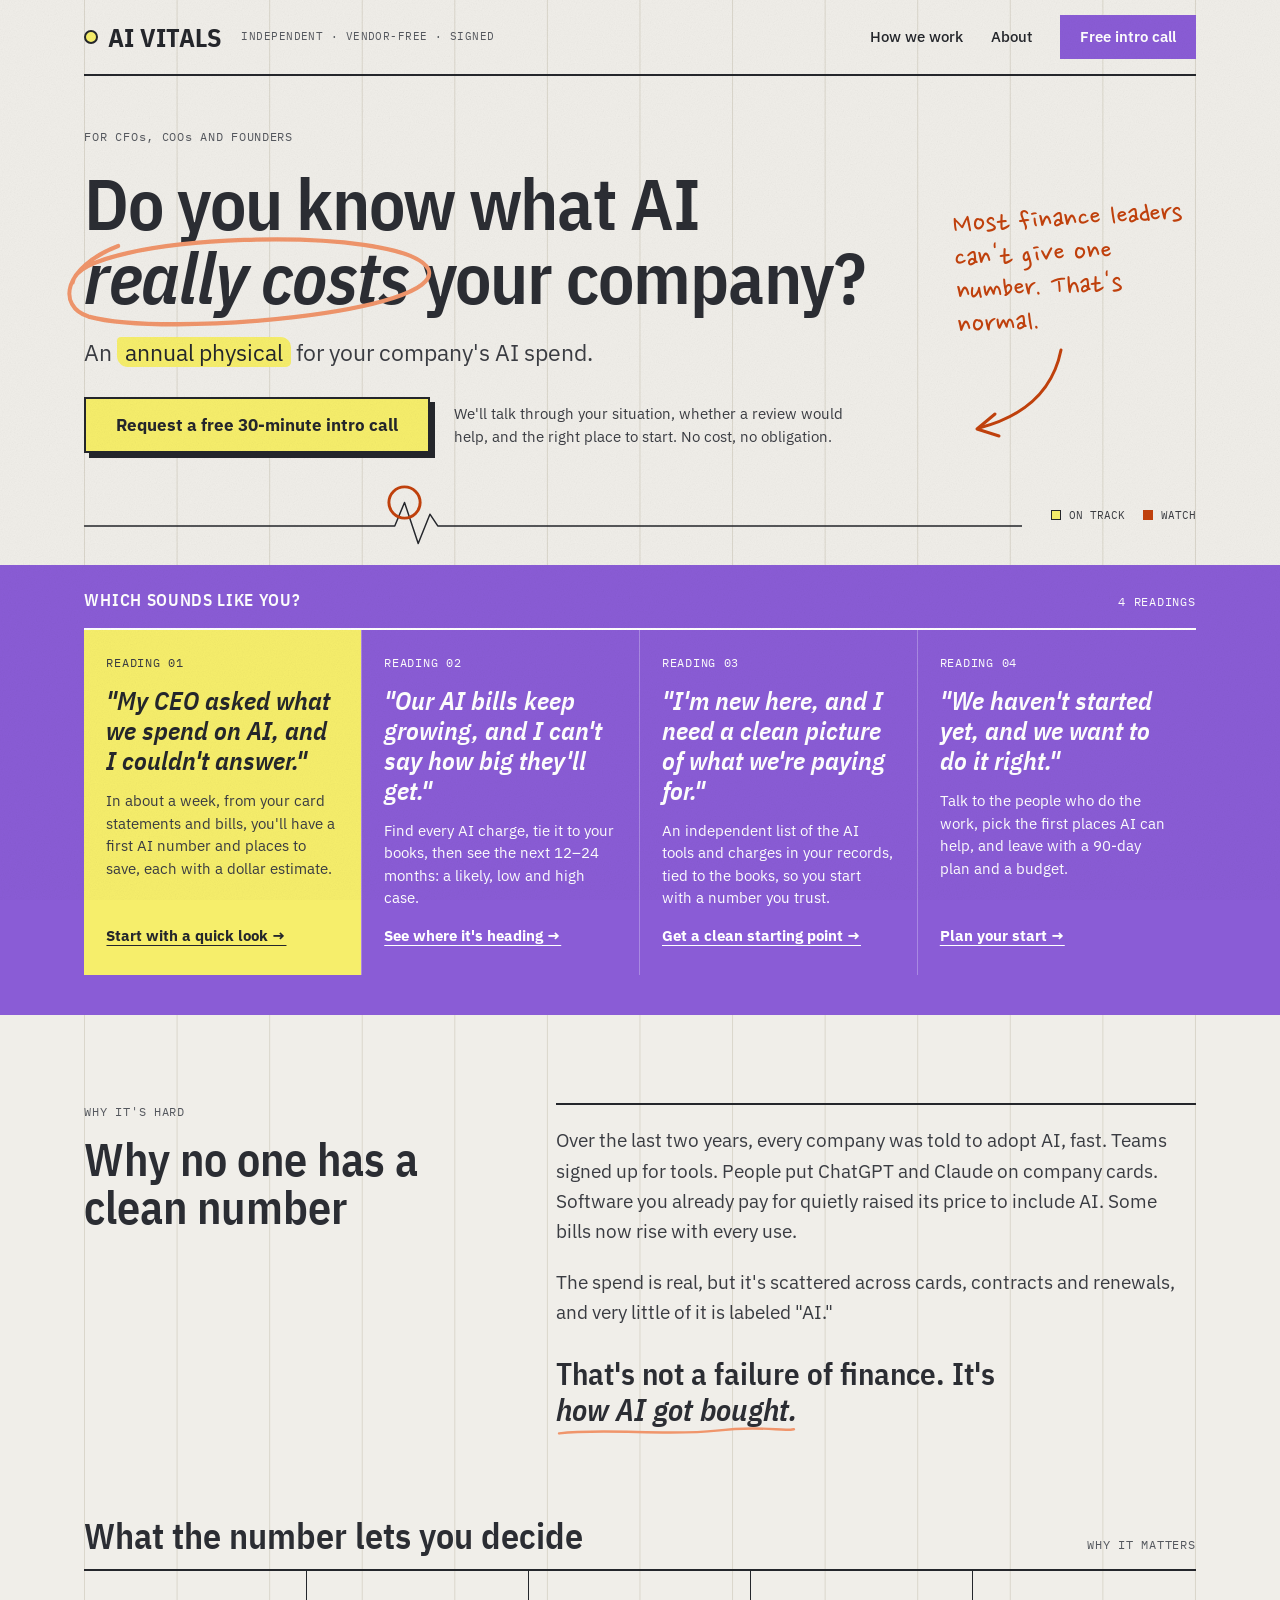
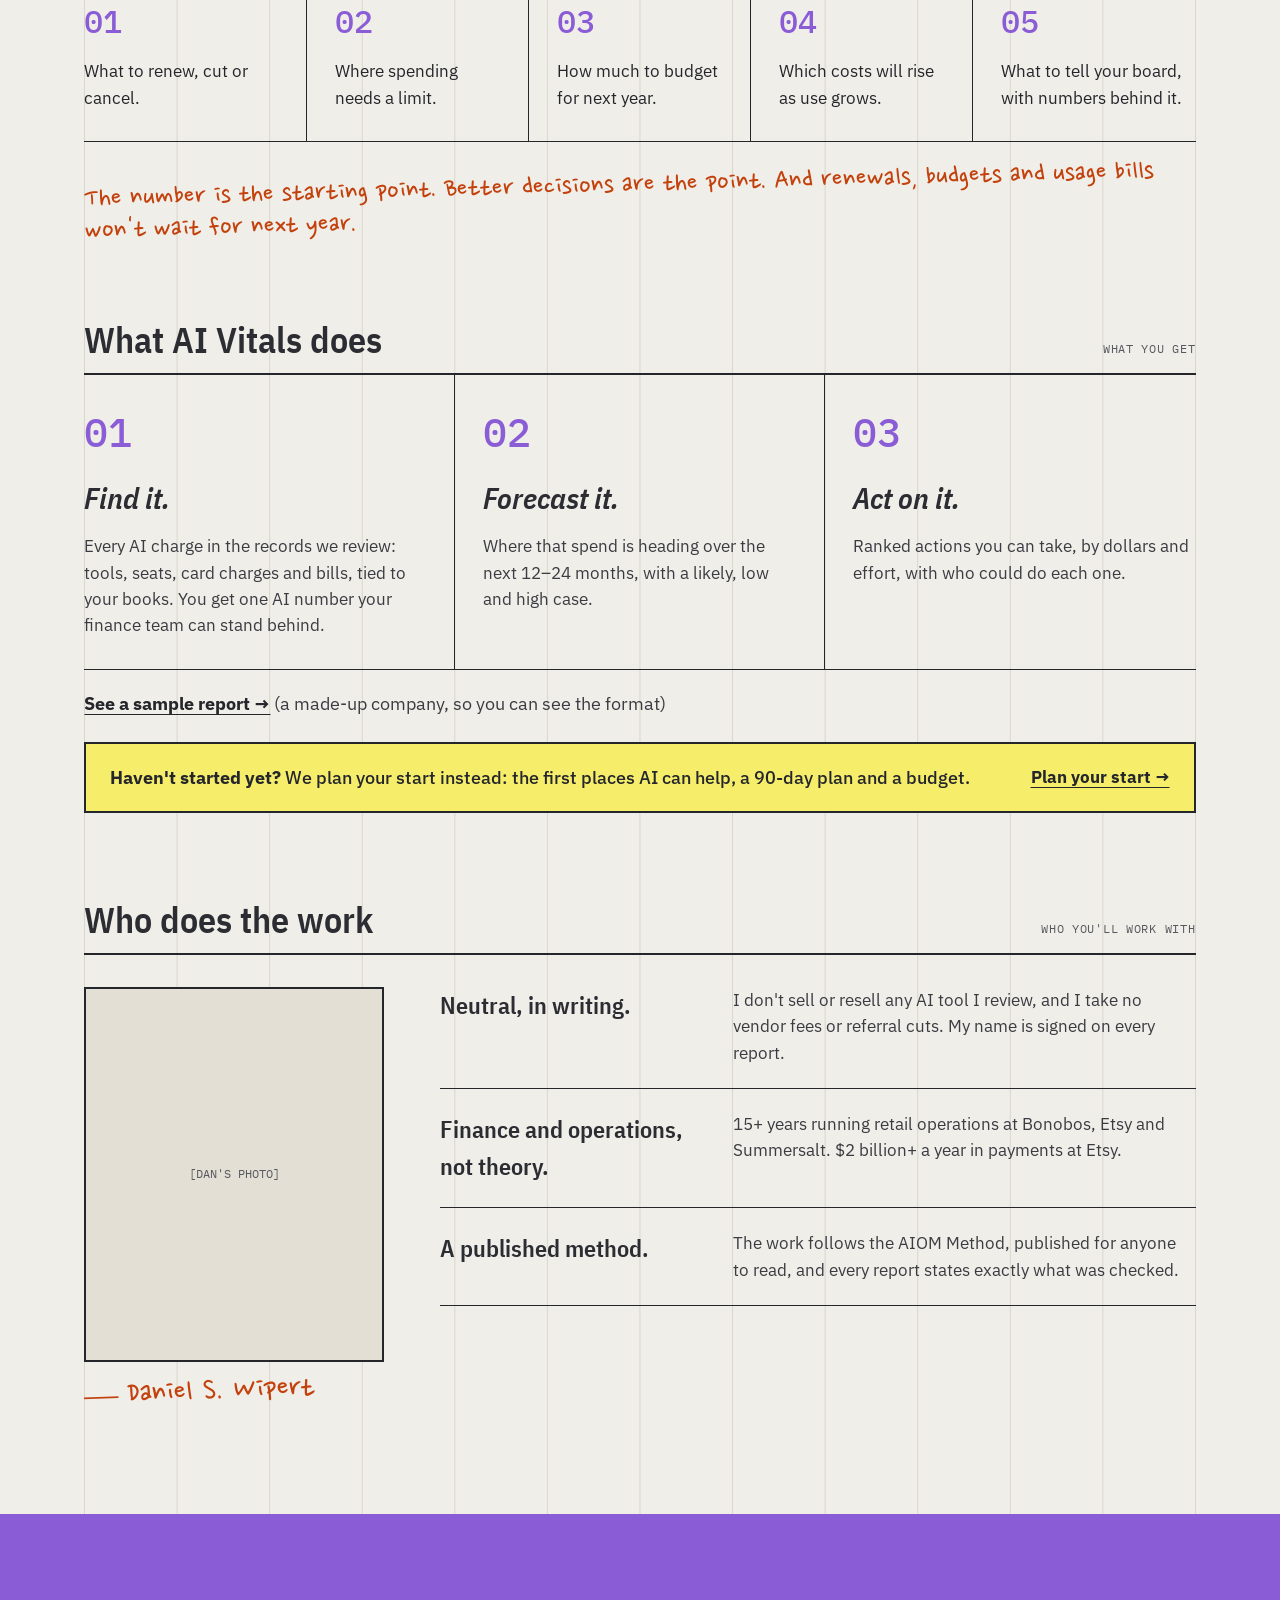
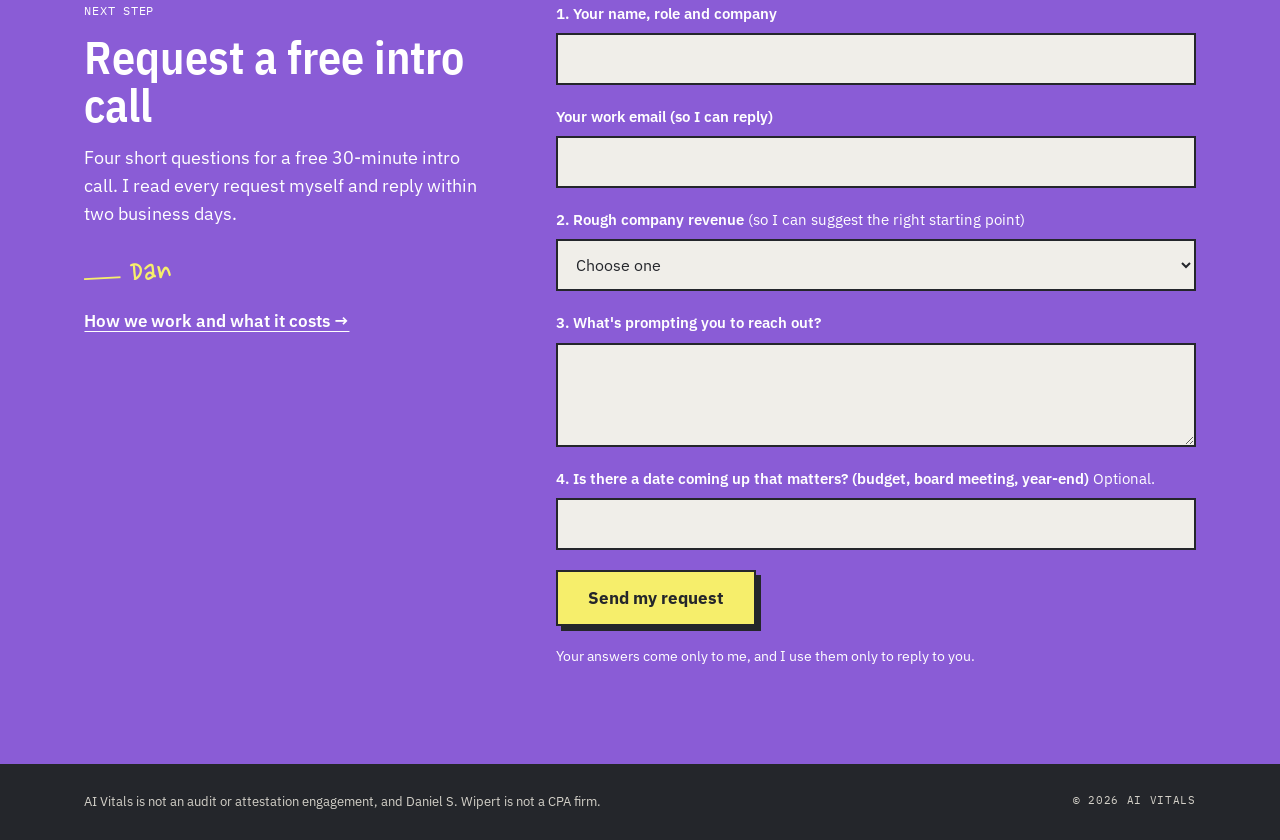
<file: index.html>
<!doctype html>
<html lang="en">
<head>
  <meta charset="utf-8">
  <meta name="viewport" content="width=device-width, initial-scale=1">
  <title>AI Vitals: An annual physical for your company's AI spend</title>
  <meta name="description" content="Do you know what AI really costs your company? AI Vitals finds every AI charge, forecasts where it's heading, and ranks what you can do about it. Independent, vendor-free, signed.">
  <meta property="og:title" content="AI Vitals: An annual physical for your company's AI spend">
  <meta property="og:description" content="Find it, forecast it, act on it. An independent, vendor-free review of everything your company spends on AI.">
  <meta property="og:type" content="website">
  <link rel="canonical" href="https://danielwipert.github.io/ai.vitals/">
  <meta property="og:url" content="https://danielwipert.github.io/ai.vitals/">
  <meta property="og:image" content="https://danielwipert.github.io/ai.vitals/assets/og-image.png">
  <meta property="og:image:width" content="1200">
  <meta property="og:image:height" content="630">
  <meta property="og:image:alt" content="AI Vitals: Do you know what AI really costs your company?">
  <meta name="twitter:card" content="summary_large_image">
  <meta name="theme-color" content="#8A5CD6">
  <link rel="icon" href="assets/favicon.svg" type="image/svg+xml">
  <link rel="preconnect" href="https://fonts.googleapis.com">
  <link rel="preconnect" href="https://fonts.gstatic.com" crossorigin>
  <link href="https://fonts.googleapis.com/css2?family=IBM+Plex+Mono:wght@400;500&family=IBM+Plex+Sans+Condensed:ital,wght@0,600;0,700;1,600;1,700&family=IBM+Plex+Sans:ital,wght@0,400;0,500;0,600;0,700;1,400&family=Nanum+Pen+Script&display=swap" rel="stylesheet">
  <link rel="stylesheet" href="assets/styles.css">
</head>
<body>
<a class="skip" href="#main">Skip to content</a>
<div class="gridlines" aria-hidden="true"><div><div></div></div></div>

<header class="site-header">
  <div class="wrap">
    <div class="bar">
      <div class="brand-row">
        <a class="brand" href="index.html"><span class="brand-dot" aria-hidden="true"></span>AI VITALS</a>
        <span class="tagline">INDEPENDENT · VENDOR-FREE · SIGNED</span>
      </div>
      <nav class="nav" aria-label="Main">
        <a href="how-we-work.html">How we work</a>
        <a href="about.html">About</a>
        <a class="btn-violet" href="#request">Free intro call</a>
      </nav>
    </div>
  </div>
</header>

<main id="main">

  <!-- 1. The hook -->
  <section class="hero">
    <div class="wrap">
      <div class="hero-row">
        <div class="hero-main">
          <p class="label">FOR CFOs, COOs AND FOUNDERS</p>
          <h1 class="h1">Do you know what AI <span class="circled">really costs<svg viewBox="0 0 400 120" preserveAspectRatio="none" aria-hidden="true"><path d="M24 64 C 30 18, 360 8, 384 52 C 400 92, 120 116, 40 96 C 8 86, 14 50, 70 30"/></svg></span> your company?</h1>
          <p class="lede">An <span class="hl">annual physical</span> for your company's AI spend.</p>
          <div class="hero-cta">
            <a class="btn" href="#request">Request a free 30-minute intro call</a>
            <p class="hero-cta-note">We'll talk through your situation, whether a review would help, and the right place to start. No cost, no obligation.</p>
          </div>
        </div>
        <div class="hero-side">
          <p class="pen-note">Most finance leaders can't give one number. That's normal.</p>
          <svg class="hero-arrow" width="120" height="96" viewBox="0 0 120 96" aria-hidden="true" style="margin: 6px 0 0 10px; overflow: visible;"><path d="M96 6 C 88 46, 60 72, 14 84" fill="none" stroke="#C2410C" stroke-width="3" stroke-linecap="round"/><path d="M30 70 L 12 85 L 34 92" fill="none" stroke="#C2410C" stroke-width="3" stroke-linecap="round" stroke-linejoin="round"/></svg>
        </div>
      </div>

      <div class="pulse-row">
        <svg viewBox="0 -12 960 70" aria-hidden="true"><polyline points="0,34 300,34 318,34 328,10 342,52 354,22 362,34 960,34" fill="none" stroke="#24262B" stroke-width="1.5" stroke-linejoin="round"/><circle cx="328" cy="10" r="16" fill="none" stroke="#C2410C" stroke-width="3"/></svg>
        <div class="key">
          <span><i style="background:#F6EE6B; border:1px solid #24262B;"></i>ON TRACK</span>
          <span><i style="background:#C2410C;"></i>WATCH</span>
        </div>
      </div>
    </div>
  </section>

  <!-- The doors -->
  <section class="band" style="margin-top: 16px;" aria-labelledby="doors-title">
    <div class="wrap" style="padding-bottom: 40px;">
      <div class="section-head" style="padding-top: 22px;">
        <h2 id="doors-title" style="font-size: 17px; letter-spacing: 0.04em; text-transform: uppercase;">Which sounds like you?</h2>
        <span class="label">4 READINGS</span>
      </div>
      <div class="doors">
        <a class="door door--lead" href="readings/ceo-question.html">
          <span class="label">READING 01</span>
          <span class="q">"My CEO asked what we spend on AI, and I couldn't answer."</span>
          <span class="d">In about a week, from your card statements and bills, you'll have a first AI number and places to save, each with a dollar estimate.</span>
          <span class="go">Start with a quick look →</span>
        </a>
        <a class="door" href="readings/growing-bill.html">
          <span class="label">READING 02</span>
          <span class="q">"Our AI bills keep growing, and I can't say how big they'll get."</span>
          <span class="d">Find every AI charge, tie it to your books, then see the next 12–24 months: a likely, low and high case.</span>
          <span class="go">See where it's heading →</span>
        </a>
        <a class="door" href="readings/new-leader.html">
          <span class="label">READING 03</span>
          <span class="q">"I'm new here, and I need a clean picture of what we're paying for."</span>
          <span class="d">An independent list of the AI tools and charges in your records, tied to the books, so you start with a number you trust.</span>
          <span class="go">Get a clean starting point →</span>
        </a>
        <a class="door" href="readings/not-started.html">
          <span class="label">READING 04</span>
          <span class="q">"We haven't started yet, and we want to do it right."</span>
          <span class="d">Talk to the people who do the work, pick the first places AI can help, and leave with a 90-day plan and a budget.</span>
          <span class="go">Plan your start →</span>
        </a>
      </div>
    </div>
  </section>

  <!-- 2. The mirror -->
  <section class="section">
    <div class="wrap split">
      <div>
        <p class="label">WHY IT'S HARD</p>
        <h2 class="h2">Why no one has a clean number</h2>
      </div>
      <div style="display: flex; flex-direction: column; gap: 20px; font-size: 19px; line-height: 1.6; color: #3A3C42; border-top: 2px solid #24262B; padding-top: 20px;">
        <p style="margin: 0;">Over the last two years, every company was told to adopt AI, fast. Teams signed up for tools. People put ChatGPT and Claude on company cards. Software you already pay for quietly raised its price to include AI. Some bills now rise with every use.</p>
        <p style="margin: 0;">The spend is real, but it's scattered across cards, contracts and renewals, and very little of it is labeled "AI."</p>
        <p class="h2" style="margin: 8px 0 0; font-family: var(--cond); font-size: clamp(26px, 2.4vw, 32px); line-height: 1.2; font-weight: 600; color: #2B2D33;">That's not a failure of finance. It's <span class="underlined">how AI got bought.<svg viewBox="0 0 300 20" preserveAspectRatio="none" aria-hidden="true"><path d="M4 12 C 60 4, 140 16, 200 8 S 280 10, 296 6"/></svg></span></p>
      </div>
    </div>
  </section>

  <!-- Why the number matters -->
  <section class="section section--tight-top">
    <div class="wrap">
      <div class="section-head">
        <h2 class="h2 h2--sm">What the number lets you decide</h2>
        <span class="label">WHY IT MATTERS</span>
      </div>
      <div class="cols" style="--n: 5;">
        <div><span class="num">01</span><p style="color: #24262B;">What to renew, cut or cancel.</p></div>
        <div><span class="num">02</span><p style="color: #24262B;">Where spending needs a limit.</p></div>
        <div><span class="num">03</span><p style="color: #24262B;">How much to budget for next year.</p></div>
        <div><span class="num">04</span><p style="color: #24262B;">Which costs will rise as use grows.</p></div>
        <div><span class="num">05</span><p style="color: #24262B;">What to tell your board, with numbers behind it.</p></div>
      </div>
      <p class="pen-note" style="margin-top: 28px; font-size: 30px; transform: rotate(-1.5deg);">The number is the starting point. Better decisions are the point. And renewals, budgets and usage bills won't wait for next year.</p>
    </div>
  </section>

  <!-- 3. The answer -->
  <section class="section section--tight-top">
    <div class="wrap">
      <div class="section-head">
        <h2 class="h2 h2--sm">What AI Vitals does</h2>
        <span class="label">WHAT YOU GET</span>
      </div>
      <div class="cols" style="--n: 3;">
        <div><span class="num num--big">01</span><h3 class="h3 italic" style="font-size: 30px;">Find it.</h3><p>Every AI charge in the records we review: tools, seats, card charges and bills, tied to your books. You get one AI number your finance team can stand behind.</p></div>
        <div><span class="num num--big">02</span><h3 class="h3 italic" style="font-size: 30px;">Forecast it.</h3><p>Where that spend is heading over the next 12–24 months, with a likely, low and high case.</p></div>
        <div><span class="num num--big">03</span><h3 class="h3 italic" style="font-size: 30px;">Act on it.</h3><p>Ranked actions you can take, by dollars and effort, with who could do each one.</p></div>
      </div>
      <p style="margin: 20px 0 0; font-size: 18px;"><a class="link" href="sample-report.html">See a sample report →</a> <span style="color: var(--text-2);">(a made-up company, so you can see the format)</span></p>
      <div class="strip">
        <p><strong>Haven't started yet?</strong> We plan your start instead: the first places AI can help, a 90-day plan and a budget.</p>
        <a class="link" href="readings/not-started.html">Plan your start →</a>
      </div>
    </div>
  </section>

  <!-- 4. Who does the work -->
  <section class="section section--tight-top" style="padding-bottom: 104px;">
    <div class="wrap">
      <div class="section-head">
        <h2 class="h2 h2--sm">Who does the work</h2>
        <span class="label">WHO YOU'LL WORK WITH</span>
      </div>
      <div style="display: flex; flex-wrap: wrap; gap: 32px 56px; padding-top: 32px;">
        <div style="flex: 0 1 300px; display: flex; flex-direction: column; gap: 12px;">
          <div class="photo" role="img" aria-label="Photo of Daniel S. Wipert (coming soon)">[DAN'S PHOTO]</div>
          <p class="pen-note" style="font-size: 34px; transform: rotate(-2deg);">— Daniel S. Wipert</p>
        </div>
        <div class="rows" style="flex: 999 1 480px; min-width: 0;">
          <div style="padding-top: 0;"><h3>Neutral, in writing.</h3><p>I don't sell or resell any AI tool I review, and I take no vendor fees or referral cuts. My name is signed on every report.</p></div>
          <div><h3>Finance and operations, not theory.</h3><p>15+ years running retail operations at Bonobos, Etsy and Summersalt. $2 billion+ a year in payments at Etsy.</p></div>
          <div><h3>A published method.</h3><p>The work follows the AIOM Method, published for anyone to read, and every report states exactly what was checked.</p></div>
        </div>
      </div>
    </div>
  </section>

  <!-- 5. Request a free intro call -->
  <section id="request" class="band request">
    <div class="wrap split">
      <div>
        <p class="label">NEXT STEP</p>
        <h2 class="h2">Request a free intro call</h2>
        <p>Four short questions for a free 30-minute intro call. I read every request myself and reply within two business days.</p>
        <p class="pen-note" style="font-size: 36px; margin-top: 6px;">— Dan</p>
        <a class="link" href="how-we-work.html" style="font-weight: 600; margin-top: 8px;">How we work and what it costs →</a>
      </div>
      <form class="form" data-request action="https://formspree.io/f/mqpporre" method="POST" aria-label="Request a free intro call">
        <input type="hidden" name="door" value="Home page">
        <input type="hidden" name="_subject" value="AI Vitals request (home page)">
        <div class="hp" aria-hidden="true"><label for="home-gotcha">Leave this empty</label><input id="home-gotcha" type="text" name="_gotcha" tabindex="-1" autocomplete="off"></div>
        <div class="field">
          <label for="home-name">1. Your name, role and company</label>
          <input id="home-name" name="name_role_company" type="text" autocomplete="name" required>
        </div>
        <div class="field">
          <label for="home-email">Your work email (so I can reply)</label>
          <input id="home-email" name="email" type="email" autocomplete="email" required>
        </div>
        <div class="field">
          <label for="home-rev">2. Rough company revenue <span style="font-weight: 400;">(so I can suggest the right starting point)</span></label>
          <select id="home-rev" name="revenue" required>
            <option value="">Choose one</option>
            <option>Under $100M</option>
            <option>$100M–$250M</option>
            <option>$250M–$500M</option>
            <option>Over $500M</option>
          </select>
        </div>
        <div class="field">
          <label for="home-why">3. What's prompting you to reach out?</label>
          <textarea id="home-why" name="reason" rows="3" required></textarea>
        </div>
        <div class="field">
          <label for="home-date">4. Is there a date coming up that matters? (budget, board meeting, year-end) <span style="font-weight: 400;">Optional.</span></label>
          <input id="home-date" name="date_that_matters" type="text">
        </div>
        <div><button class="btn" type="submit">Send my request</button></div>
        <p class="form-status" role="status" aria-live="polite"></p>
        <p class="form-note">Your answers come only to me, and I use them only to reply to you.</p>
      </form>
    </div>
  </section>

</main>

<footer class="site-footer">
  <div class="wrap">
    <p>AI Vitals is not an audit or attestation engagement, and Daniel S. Wipert is not a CPA firm.</p>
    <p class="label">© 2026 AI VITALS</p>
  </div>
</footer>

<script src="assets/site.js"></script>
<!-- Cloudflare Web Analytics --><script type='module' src='https://static.cloudflareinsights.com/beacon.min.js' data-cf-beacon='{"token": "8fdbd2d704d047c79d39d3ba5b70a577"}'></script><!-- End Cloudflare Web Analytics -->
</body>
</html>
</file>
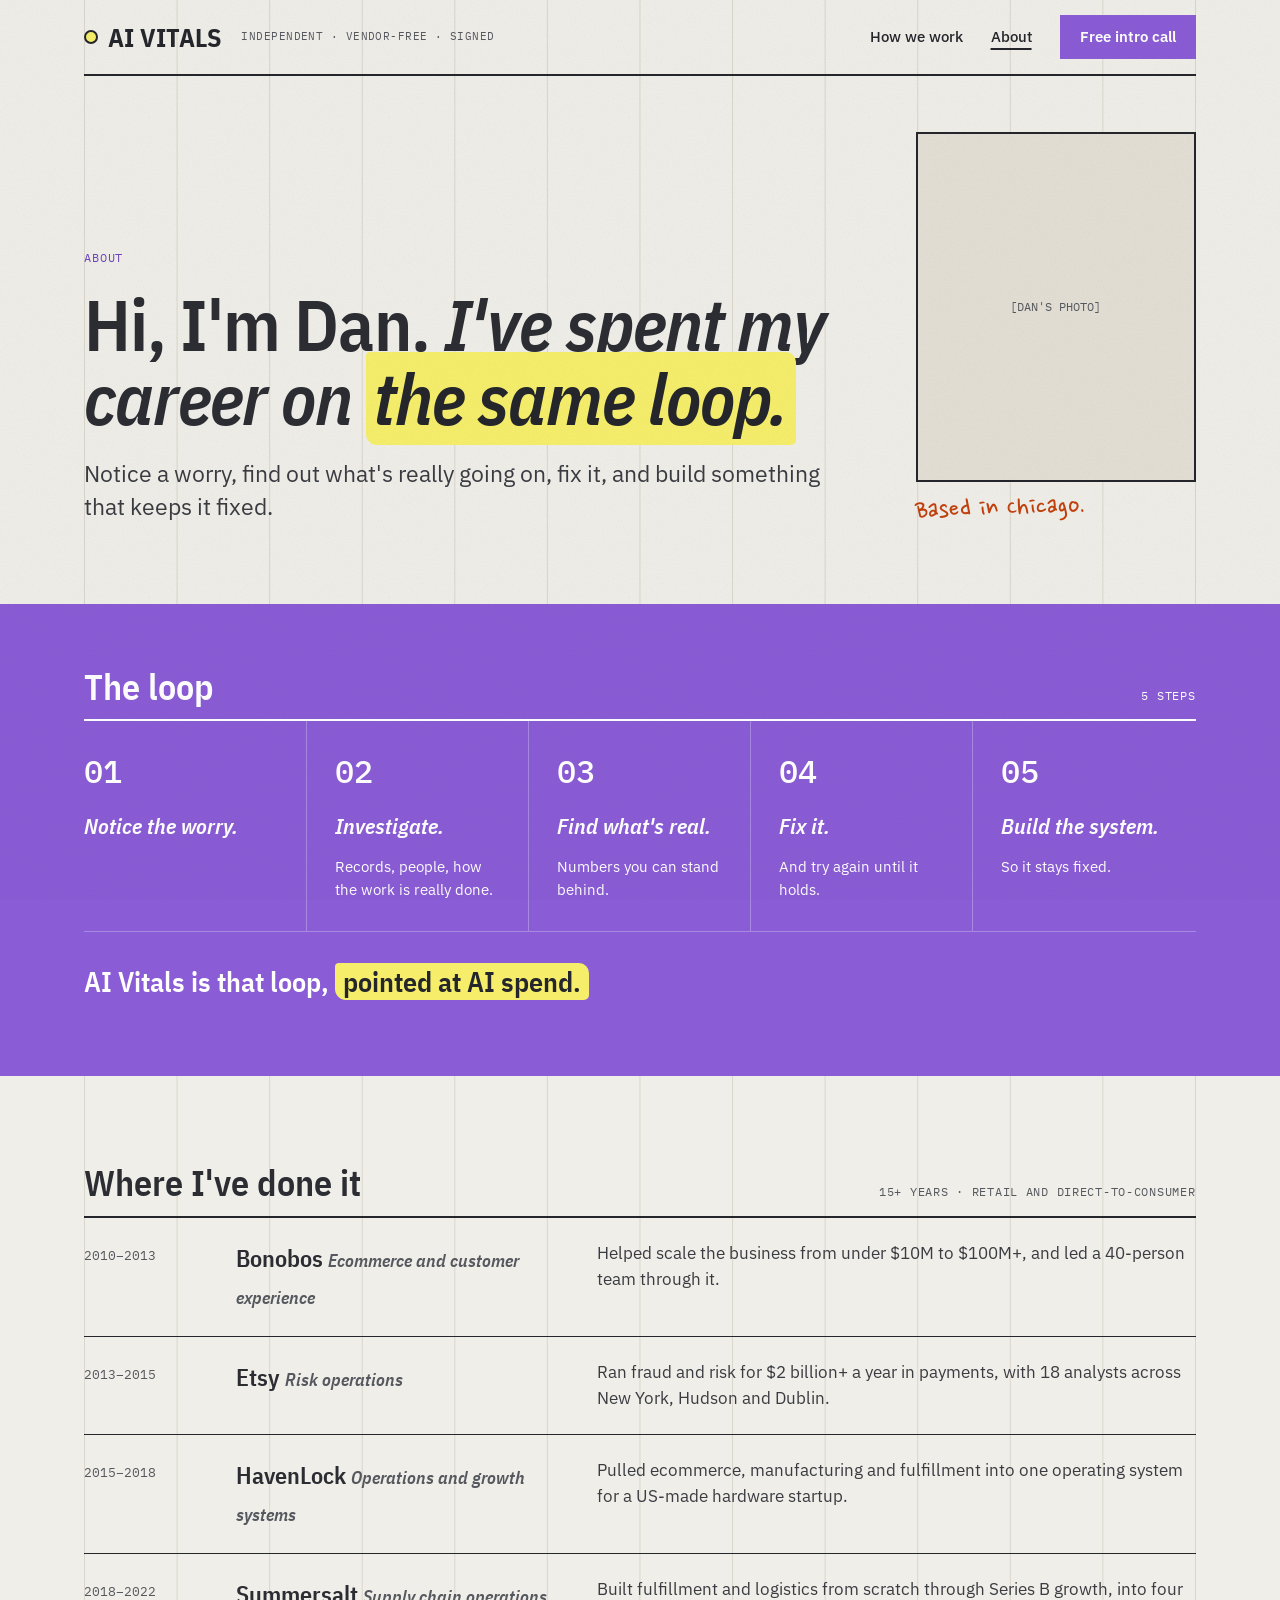
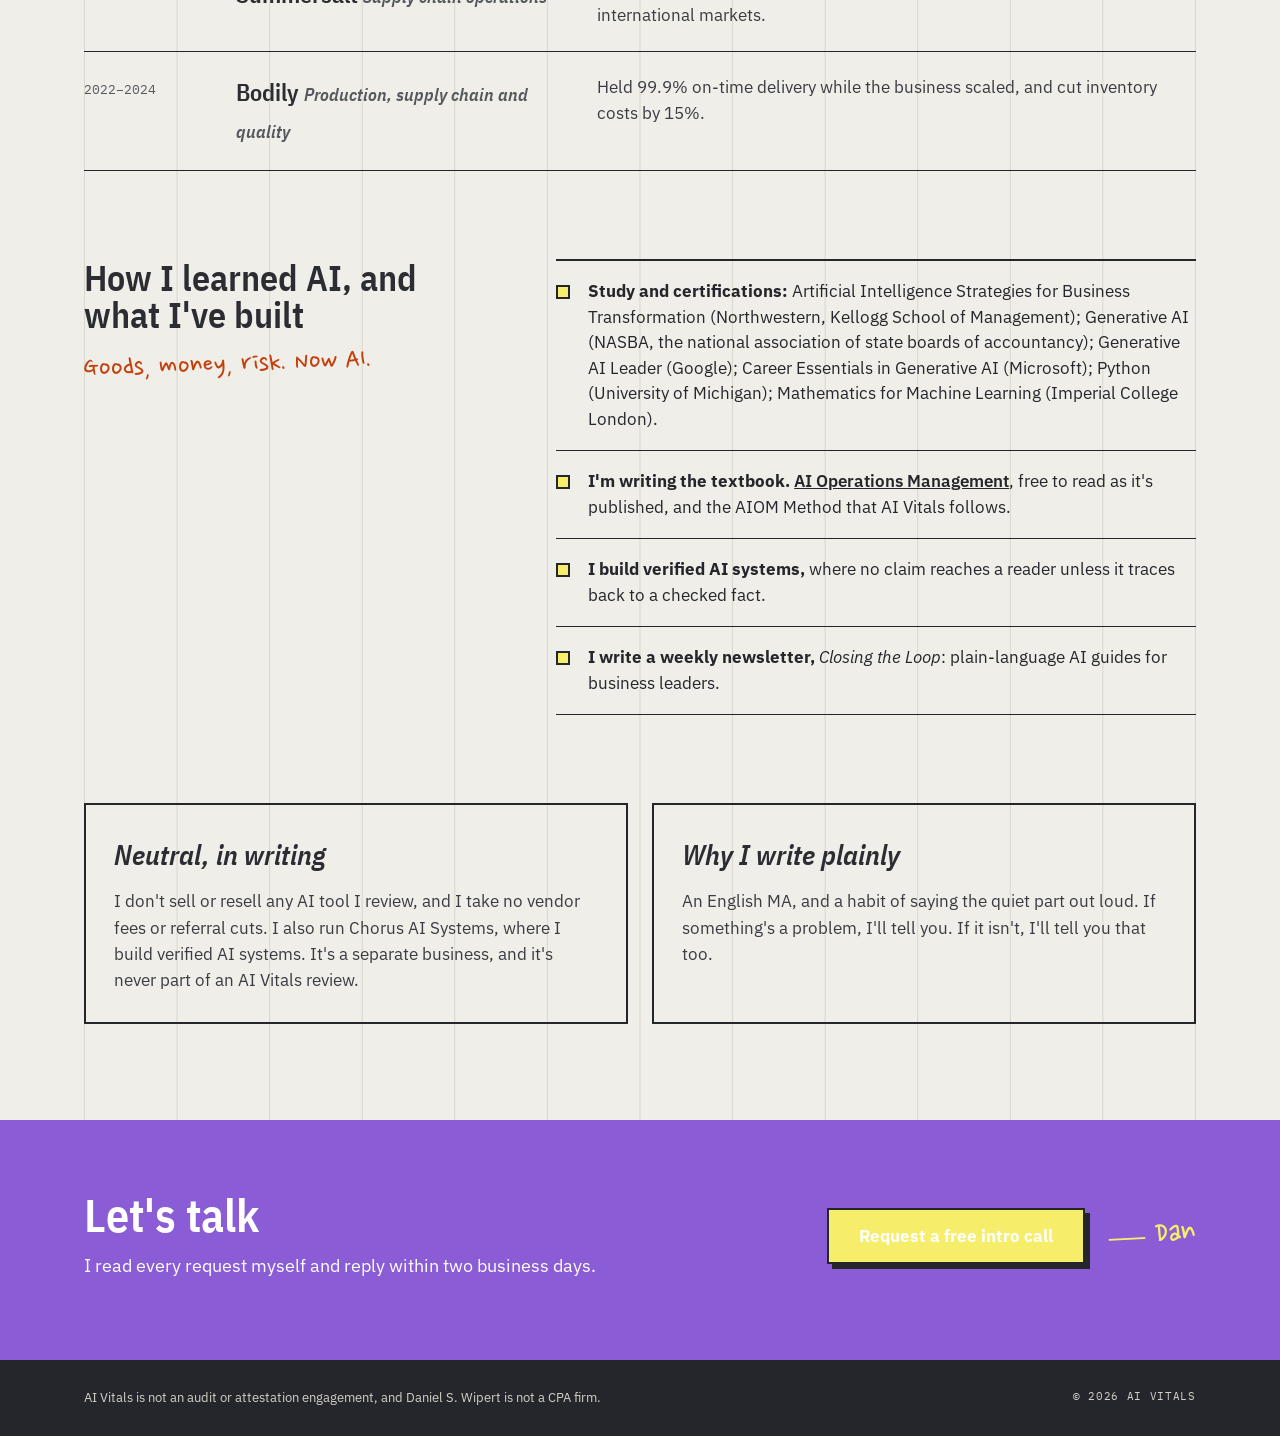
<file: about.html>
<!doctype html>
<html lang="en">
<head>
  <meta charset="utf-8">
  <meta name="viewport" content="width=device-width, initial-scale=1">
  <title>About Dan | AI Vitals</title>
  <meta name="description" content="Daniel S. Wipert: 15+ years running retail and direct-to-consumer operations at Bonobos, Etsy, HavenLock, Summersalt and Bodily, and the author of the AI Operations Management textbook.">
  <meta property="og:title" content="About Dan | AI Vitals">
  <meta property="og:description" content="I've spent my career on the same loop. AI Vitals is that loop, pointed at AI spend.">
  <meta property="og:type" content="website">
  <link rel="canonical" href="https://danielwipert.github.io/ai.vitals/about.html">
  <meta property="og:url" content="https://danielwipert.github.io/ai.vitals/about.html">
  <meta property="og:image" content="https://danielwipert.github.io/ai.vitals/assets/og-image.png">
  <meta property="og:image:width" content="1200">
  <meta property="og:image:height" content="630">
  <meta property="og:image:alt" content="AI Vitals: Do you know what AI really costs your company?">
  <meta name="twitter:card" content="summary_large_image">
  <meta name="theme-color" content="#8A5CD6">
  <link rel="icon" href="assets/favicon.svg" type="image/svg+xml">
  <link rel="preconnect" href="https://fonts.googleapis.com">
  <link rel="preconnect" href="https://fonts.gstatic.com" crossorigin>
  <link href="https://fonts.googleapis.com/css2?family=IBM+Plex+Mono:wght@400;500&family=IBM+Plex+Sans+Condensed:ital,wght@0,600;0,700;1,600;1,700&family=IBM+Plex+Sans:ital,wght@0,400;0,500;0,600;0,700;1,400&family=Nanum+Pen+Script&display=swap" rel="stylesheet">
  <link rel="stylesheet" href="assets/styles.css">
</head>
<body>
<a class="skip" href="#main">Skip to content</a>
<div class="gridlines" aria-hidden="true"><div><div></div></div></div>

<header class="site-header">
  <div class="wrap">
    <div class="bar">
      <div class="brand-row">
        <a class="brand" href="index.html"><span class="brand-dot" aria-hidden="true"></span>AI VITALS</a>
        <span class="tagline">INDEPENDENT · VENDOR-FREE · SIGNED</span>
      </div>
      <nav class="nav" aria-label="Main">
        <a href="how-we-work.html">How we work</a>
        <a href="about.html" aria-current="page">About</a>
        <a class="btn-violet" href="index.html#request">Free intro call</a>
      </nav>
    </div>
  </div>
</header>

<main id="main">

  <!-- 1. Hello -->
  <section class="hero" style="padding: 56px 0 80px;">
    <div class="wrap">
      <div class="hero-row" style="gap: 40px 64px;">
        <div class="hero-main" style="flex-basis: 560px;">
          <p class="label label--violet">ABOUT</p>
          <h1 class="h1">Hi, I'm Dan. <span class="italic">I've spent my career on <span class="hl">the same loop.</span></span></h1>
          <p class="lede" style="max-width: 820px;">Notice a worry, find out what's really going on, fix it, and build something that keeps it fixed.</p>
        </div>
        <div style="flex: 0 1 280px; display: flex; flex-direction: column; gap: 10px;">
          <div class="photo" role="img" aria-label="Photo of Daniel S. Wipert (coming soon)">[DAN'S PHOTO]</div>
          <p class="pen-note" style="font-size: 30px; transform: rotate(-2deg);">Based in Chicago.</p>
        </div>
      </div>
    </div>
  </section>

  <!-- 2. The loop -->
  <section class="band" style="padding: 64px 0 72px;">
    <div class="wrap">
      <div class="section-head">
        <h2 class="h2 h2--sm">The loop</h2>
        <span class="label">5 STEPS</span>
      </div>
      <ol class="cols" style="--n: 5; margin: 0; padding: 0; list-style: none;">
        <li><span class="num">01</span><h3 class="italic" style="font-size: 22px;">Notice the worry.</h3></li>
        <li><span class="num">02</span><h3 class="italic" style="font-size: 22px;">Investigate.</h3><p style="font-size: 15px;">Records, people, how the work is really done.</p></li>
        <li><span class="num">03</span><h3 class="italic" style="font-size: 22px;">Find what's real.</h3><p style="font-size: 15px;">Numbers you can stand behind.</p></li>
        <li><span class="num">04</span><h3 class="italic" style="font-size: 22px;">Fix it.</h3><p style="font-size: 15px;">And try again until it holds.</p></li>
        <li><span class="num">05</span><h3 class="italic" style="font-size: 22px;">Build the system.</h3><p style="font-size: 15px;">So it stays fixed.</p></li>
      </ol>
      <p style="margin: 28px 0 0; font-family: var(--cond); font-size: clamp(24px, 2.2vw, 30px); font-weight: 600;">AI Vitals is that loop, <span class="hl">pointed at AI spend.</span></p>
    </div>
  </section>

  <!-- 3. Where I've done it -->
  <section class="section">
    <div class="wrap">
      <div class="section-head">
        <h2 class="h2 h2--sm">Where I've done it</h2>
        <span class="label">15+ YEARS · RETAIL AND DIRECT-TO-CONSUMER</span>
      </div>
      <div class="rows">
        <div><span class="r-key">2010–2013</span><h3>Bonobos <small>Ecommerce and customer experience</small></h3><p>Helped scale the business from under $10M to $100M+, and led a 40-person team through it.</p></div>
        <div><span class="r-key">2013–2015</span><h3>Etsy <small>Risk operations</small></h3><p>Ran fraud and risk for $2 billion+ a year in payments, with 18 analysts across New York, Hudson and Dublin.</p></div>
        <div><span class="r-key">2015–2018</span><h3>HavenLock <small>Operations and growth systems</small></h3><p>Pulled ecommerce, manufacturing and fulfillment into one operating system for a US-made hardware startup.</p></div>
        <div><span class="r-key">2018–2022</span><h3>Summersalt <small>Supply chain operations</small></h3><p>Built fulfillment and logistics from scratch through Series B growth, into four international markets.</p></div>
        <div><span class="r-key">2022–2024</span><h3>Bodily <small>Production, supply chain and quality</small></h3><p>Held 99.9% on-time delivery while the business scaled, and cut inventory costs by 15%.</p></div>
      </div>
    </div>
  </section>

  <!-- 4. How I learned AI -->
  <section class="section section--tight-top">
    <div class="wrap split">
      <div>
        <h2 class="h2 h2--sm">How I learned AI, and what I've built</h2>
        <p class="pen-note" style="font-size: 30px; transform: rotate(-2deg);">Goods, money, risk. Now AI.</p>
      </div>
      <ul class="checks checks--paper">
        <li><span><strong>Study and certifications:</strong> Artificial Intelligence Strategies for Business Transformation (Northwestern, Kellogg School of Management); Generative AI (NASBA, the national association of state boards of accountancy); Generative AI Leader (Google); Career Essentials in Generative AI (Microsoft); Python (University of Michigan); Mathematics for Machine Learning (Imperial College London).</span></li>
        <li><span><strong>I'm writing the textbook.</strong> <a href="https://danielwipert.github.io/textbook.aiom/" style="font-weight: 600;">AI Operations Management</a>, free to read as it's published, and the AIOM Method that AI Vitals follows.</span></li>
        <li><span><strong>I build verified AI systems,</strong> where no claim reaches a reader unless it traces back to a checked fact.</span></li>
        <li><span><strong>I write a weekly newsletter,</strong> <em>Closing the Loop</em>: plain-language AI guides for business leaders.</span></li>
      </ul>
    </div>
  </section>

  <!-- 5. Neutral and plain -->
  <section class="section section--tight-top" style="padding-bottom: 96px;">
    <div class="wrap boxes">
      <div class="box">
        <h2 class="italic" style="font-size: 28px;">Neutral, in writing</h2>
        <p>I don't sell or resell any AI tool I review, and I take no vendor fees or referral cuts. I also run Chorus AI Systems, where I build verified AI systems. It's a separate business, and it's never part of an AI Vitals review.</p>
      </div>
      <div class="box">
        <h2 class="italic" style="font-size: 28px;">Why I write plainly</h2>
        <p>An English MA, and a habit of saying the quiet part out loud. If something's a problem, I'll tell you. If it isn't, I'll tell you that too.</p>
      </div>
    </div>
  </section>

  <!-- 6. Let's talk -->
  <section class="band" style="padding: 72px 0 80px;">
    <div class="wrap cta-row">
      <div style="display: flex; flex-direction: column; gap: 12px;">
        <h2 class="h2">Let's talk</h2>
        <p style="margin: 0; font-size: 18px;">I read every request myself and reply within two business days.</p>
      </div>
      <div class="sign">
        <a class="btn" href="index.html#request">Request a free intro call</a>
        <span class="pen-note" style="font-size: 36px;" aria-hidden="true">— Dan</span>
      </div>
    </div>
  </section>

</main>

<footer class="site-footer">
  <div class="wrap">
    <p>AI Vitals is not an audit or attestation engagement, and Daniel S. Wipert is not a CPA firm.</p>
    <p class="label">© 2026 AI VITALS</p>
  </div>
</footer>
<!-- Cloudflare Web Analytics --><script type='module' src='https://static.cloudflareinsights.com/beacon.min.js' data-cf-beacon='{"token": "8fdbd2d704d047c79d39d3ba5b70a577"}'></script><!-- End Cloudflare Web Analytics -->
</body>
</html>
</file>
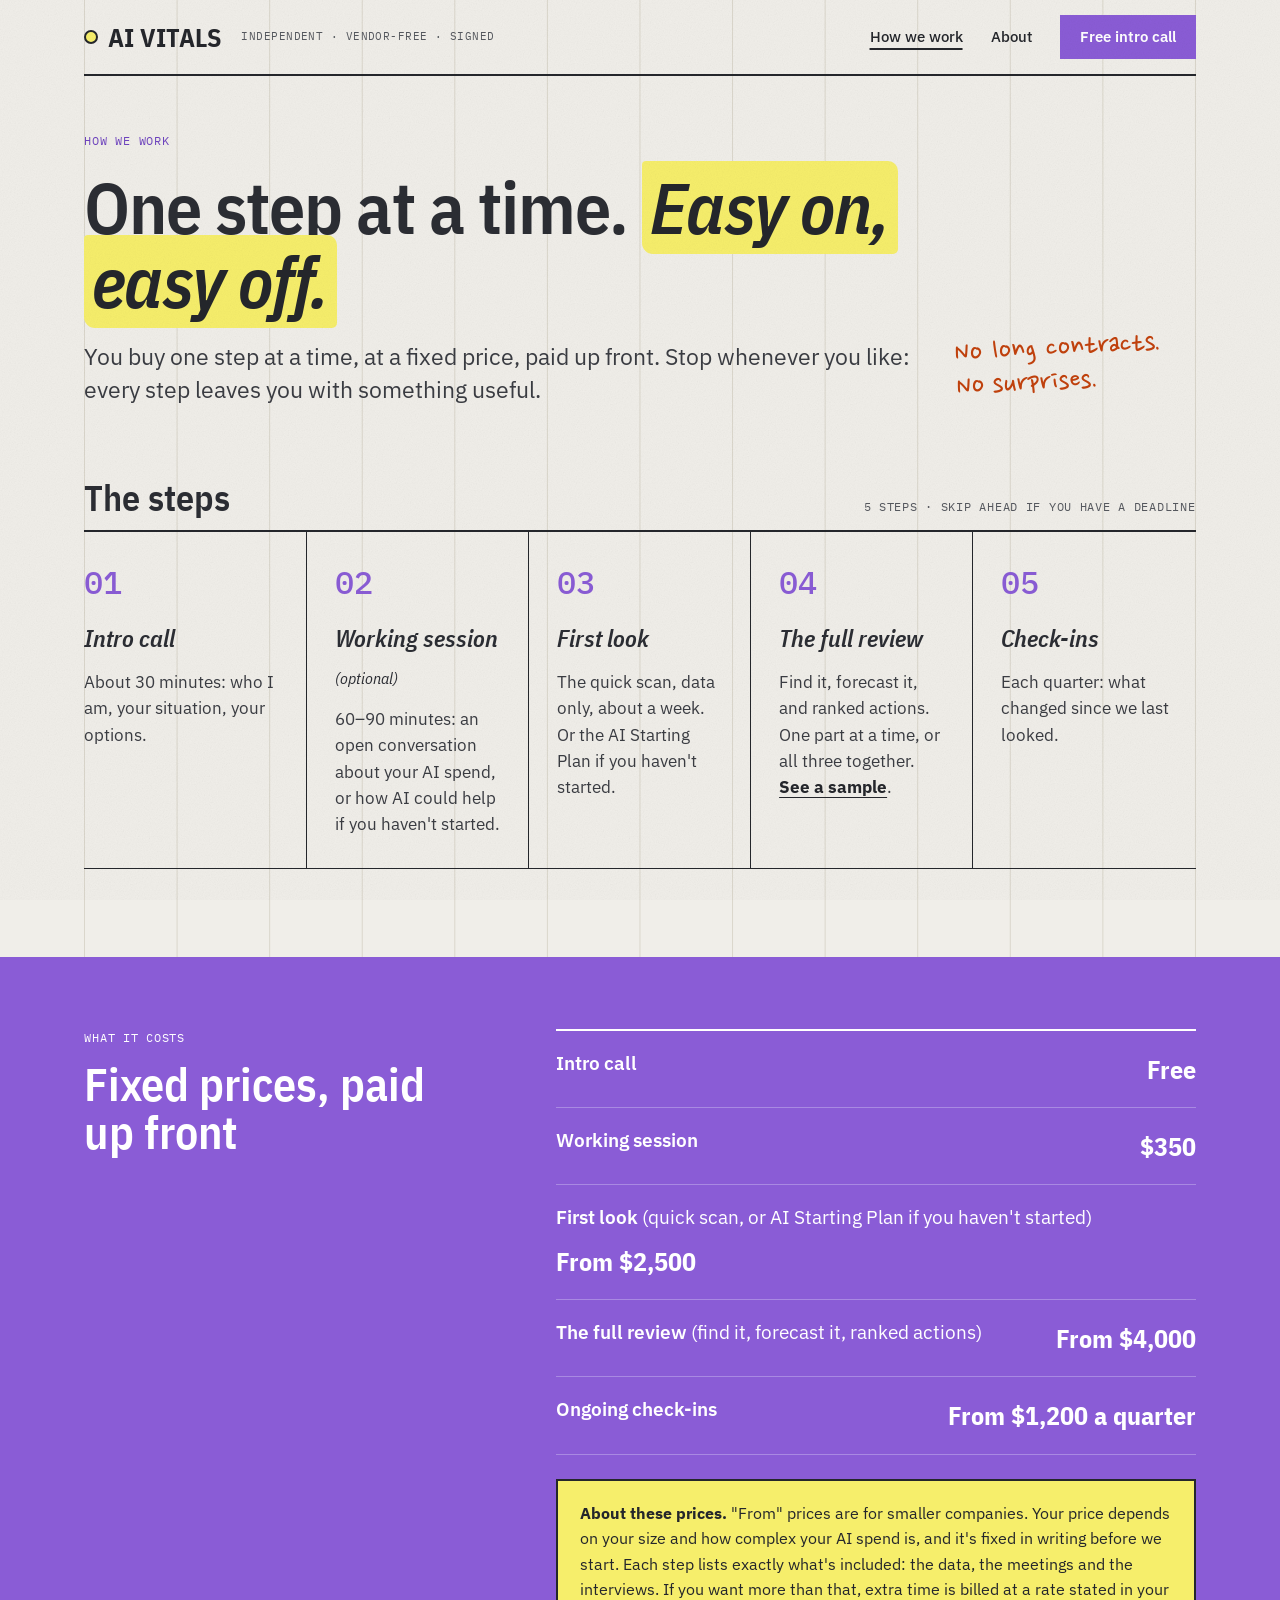
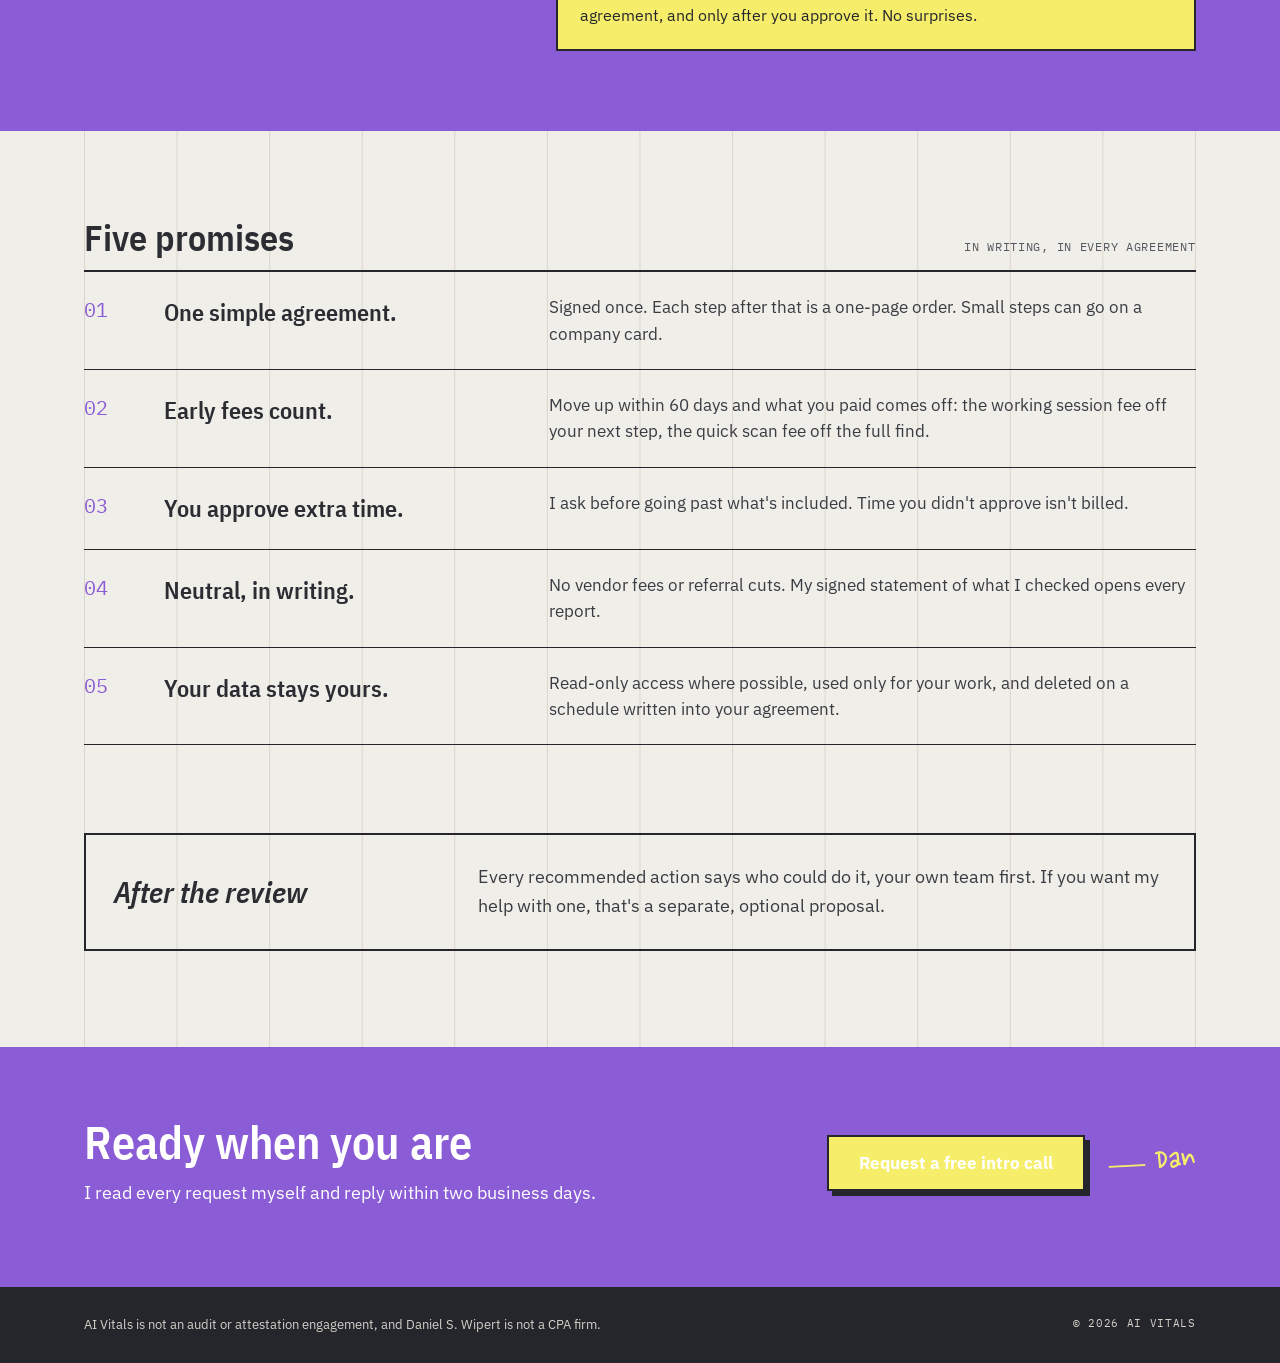
<file: how-we-work.html>
<!doctype html>
<html lang="en">
<head>
  <meta charset="utf-8">
  <meta name="viewport" content="width=device-width, initial-scale=1">
  <title>How we work | AI Vitals</title>
  <meta name="description" content="One step at a time, easy on and easy off. Fixed prices paid up front, one simple agreement, and extra time only after you approve it.">
  <meta property="og:title" content="How we work | AI Vitals">
  <meta property="og:description" content="One step at a time, easy on and easy off. Fixed prices paid up front.">
  <meta property="og:type" content="website">
  <link rel="canonical" href="https://danielwipert.github.io/ai.vitals/how-we-work.html">
  <meta property="og:url" content="https://danielwipert.github.io/ai.vitals/how-we-work.html">
  <meta property="og:image" content="https://danielwipert.github.io/ai.vitals/assets/og-image.png">
  <meta property="og:image:width" content="1200">
  <meta property="og:image:height" content="630">
  <meta property="og:image:alt" content="AI Vitals: Do you know what AI really costs your company?">
  <meta name="twitter:card" content="summary_large_image">
  <meta name="theme-color" content="#8A5CD6">
  <link rel="icon" href="assets/favicon.svg" type="image/svg+xml">
  <link rel="preconnect" href="https://fonts.googleapis.com">
  <link rel="preconnect" href="https://fonts.gstatic.com" crossorigin>
  <link href="https://fonts.googleapis.com/css2?family=IBM+Plex+Mono:wght@400;500&family=IBM+Plex+Sans+Condensed:ital,wght@0,600;0,700;1,600;1,700&family=IBM+Plex+Sans:ital,wght@0,400;0,500;0,600;0,700;1,400&family=Nanum+Pen+Script&display=swap" rel="stylesheet">
  <link rel="stylesheet" href="assets/styles.css">
</head>
<body>
<a class="skip" href="#main">Skip to content</a>
<div class="gridlines" aria-hidden="true"><div><div></div></div></div>

<header class="site-header">
  <div class="wrap">
    <div class="bar">
      <div class="brand-row">
        <a class="brand" href="index.html"><span class="brand-dot" aria-hidden="true"></span>AI VITALS</a>
        <span class="tagline">INDEPENDENT · VENDOR-FREE · SIGNED</span>
      </div>
      <nav class="nav" aria-label="Main">
        <a href="how-we-work.html" aria-current="page">How we work</a>
        <a href="about.html">About</a>
        <a class="btn-violet" href="index.html#request">Free intro call</a>
      </nav>
    </div>
  </div>
</header>

<main id="main">

  <!-- 1. Headline -->
  <section class="hero" style="padding: 56px 0 72px;">
    <div class="wrap">
      <div class="hero-row">
        <div class="hero-main">
          <p class="label label--violet">HOW WE WORK</p>
          <h1 class="h1">One step at a time. <span class="italic hl">Easy on, easy off.</span></h1>
          <p class="lede">You buy one step at a time, at a fixed price, paid up front. Stop whenever you like: every step leaves you with something useful.</p>
        </div>
        <div class="hero-side" style="padding-bottom: 8px;">
          <p class="pen-note">No long contracts. No surprises.</p>
        </div>
      </div>
    </div>
  </section>

  <!-- 2. The steps -->
  <section class="section section--tight-top">
    <div class="wrap">
      <div class="section-head">
        <h2 class="h2 h2--sm">The steps</h2>
        <span class="label">5 STEPS · SKIP AHEAD IF YOU HAVE A DEADLINE</span>
      </div>
      <ol class="cols" style="--n: 5; margin: 0; padding: 0; list-style: none;">
        <li><span class="num">01</span><h3 class="h3 italic" style="font-size: 24px;">Intro call</h3><p>About 30 minutes: who I am, your situation, your options.</p></li>
        <li><span class="num">02</span><h3 class="h3 italic" style="font-size: 24px;">Working session <span style="font-weight: 400; font-size: 16px;">(optional)</span></h3><p>60–90 minutes: an open conversation about your AI spend, or how AI could help if you haven't started.</p></li>
        <li><span class="num">03</span><h3 class="h3 italic" style="font-size: 24px;">First look</h3><p>The quick scan, data only, about a week. Or the AI Starting Plan if you haven't started.</p></li>
        <li><span class="num">04</span><h3 class="h3 italic" style="font-size: 24px;">The full review</h3><p>Find it, forecast it, and ranked actions. One part at a time, or all three together. <a class="link" href="sample-report.html">See a sample</a>.</p></li>
        <li><span class="num">05</span><h3 class="h3 italic" style="font-size: 24px;">Check-ins</h3><p>Each quarter: what changed since we last looked.</p></li>
      </ol>
    </div>
  </section>

  <!-- 3. What it costs -->
  <section class="band" style="padding: 72px 0 80px;">
    <div class="wrap split">
      <div>
        <p class="label">WHAT IT COSTS</p>
        <h2 class="h2">Fixed prices, paid up front</h2>
      </div>
      <div>
        <dl class="price-list">
          <div><dt>Intro call</dt><dd>Free</dd></div>
          <div><dt>Working session</dt><dd>$350</dd></div>
          <div><dt>First look <span>(quick scan, or AI Starting Plan if you haven't started)</span></dt><dd>From $2,500</dd></div>
          <div><dt>The full review <span>(find it, forecast it, ranked actions)</span></dt><dd>From $4,000</dd></div>
          <div><dt>Ongoing check-ins</dt><dd>From $1,200 a quarter</dd></div>
        </dl>
        <div class="honest">
          <p><strong>About these prices.</strong> "From" prices are for smaller companies. Your price depends on your size and how complex your AI spend is, and it's fixed in writing before we start. Each step lists exactly what's included: the data, the meetings and the interviews. If you want more than that, extra time is billed at a rate stated in your agreement, and only after you approve it. No surprises.</p>
        </div>
      </div>
    </div>
  </section>

  <!-- 4. Five promises -->
  <section class="section">
    <div class="wrap">
      <div class="section-head">
        <h2 class="h2 h2--sm">Five promises</h2>
        <span class="label">IN WRITING, IN EVERY AGREEMENT</span>
      </div>
      <div class="rows">
        <div><span class="r-num">01</span><h3>One simple agreement.</h3><p>Signed once. Each step after that is a one-page order. Small steps can go on a company card.</p></div>
        <div><span class="r-num">02</span><h3>Early fees count.</h3><p>Move up within 60 days and what you paid comes off: the working session fee off your next step, the quick scan fee off the full find.</p></div>
        <div><span class="r-num">03</span><h3>You approve extra time.</h3><p>I ask before going past what's included. Time you didn't approve isn't billed.</p></div>
        <div><span class="r-num">04</span><h3>Neutral, in writing.</h3><p>No vendor fees or referral cuts. My signed statement of what I checked opens every report.</p></div>
        <div><span class="r-num">05</span><h3>Your data stays yours.</h3><p>Read-only access where possible, used only for your work, and deleted on a schedule written into your agreement.</p></div>
      </div>
    </div>
  </section>

  <!-- 5. After the review -->
  <section class="section section--tight-top" style="padding-bottom: 96px;">
    <div class="wrap">
      <div class="box" style="flex-direction: row; flex-wrap: wrap; align-items: center; gap: 20px 48px;">
        <h2 class="italic" style="flex: 1 1 260px; font-size: 30px;">After the review</h2>
        <p style="flex: 3 1 520px; font-size: 18px; line-height: 1.6;">Every recommended action says who could do it, your own team first. If you want my help with one, that's a separate, optional proposal.</p>
      </div>
    </div>
  </section>

  <!-- 6. Ready -->
  <section class="band" style="padding: 72px 0 80px;">
    <div class="wrap cta-row">
      <div style="display: flex; flex-direction: column; gap: 12px;">
        <h2 class="h2">Ready when you are</h2>
        <p style="margin: 0; font-size: 18px;">I read every request myself and reply within two business days.</p>
      </div>
      <div class="sign">
        <a class="btn" href="index.html#request">Request a free intro call</a>
        <span class="pen-note" style="font-size: 36px;" aria-hidden="true">— Dan</span>
      </div>
    </div>
  </section>

</main>

<footer class="site-footer">
  <div class="wrap">
    <p>AI Vitals is not an audit or attestation engagement, and Daniel S. Wipert is not a CPA firm.</p>
    <p class="label">© 2026 AI VITALS</p>
  </div>
</footer>
<!-- Cloudflare Web Analytics --><script type='module' src='https://static.cloudflareinsights.com/beacon.min.js' data-cf-beacon='{"token": "8fdbd2d704d047c79d39d3ba5b70a577"}'></script><!-- End Cloudflare Web Analytics -->
</body>
</html>
</file>
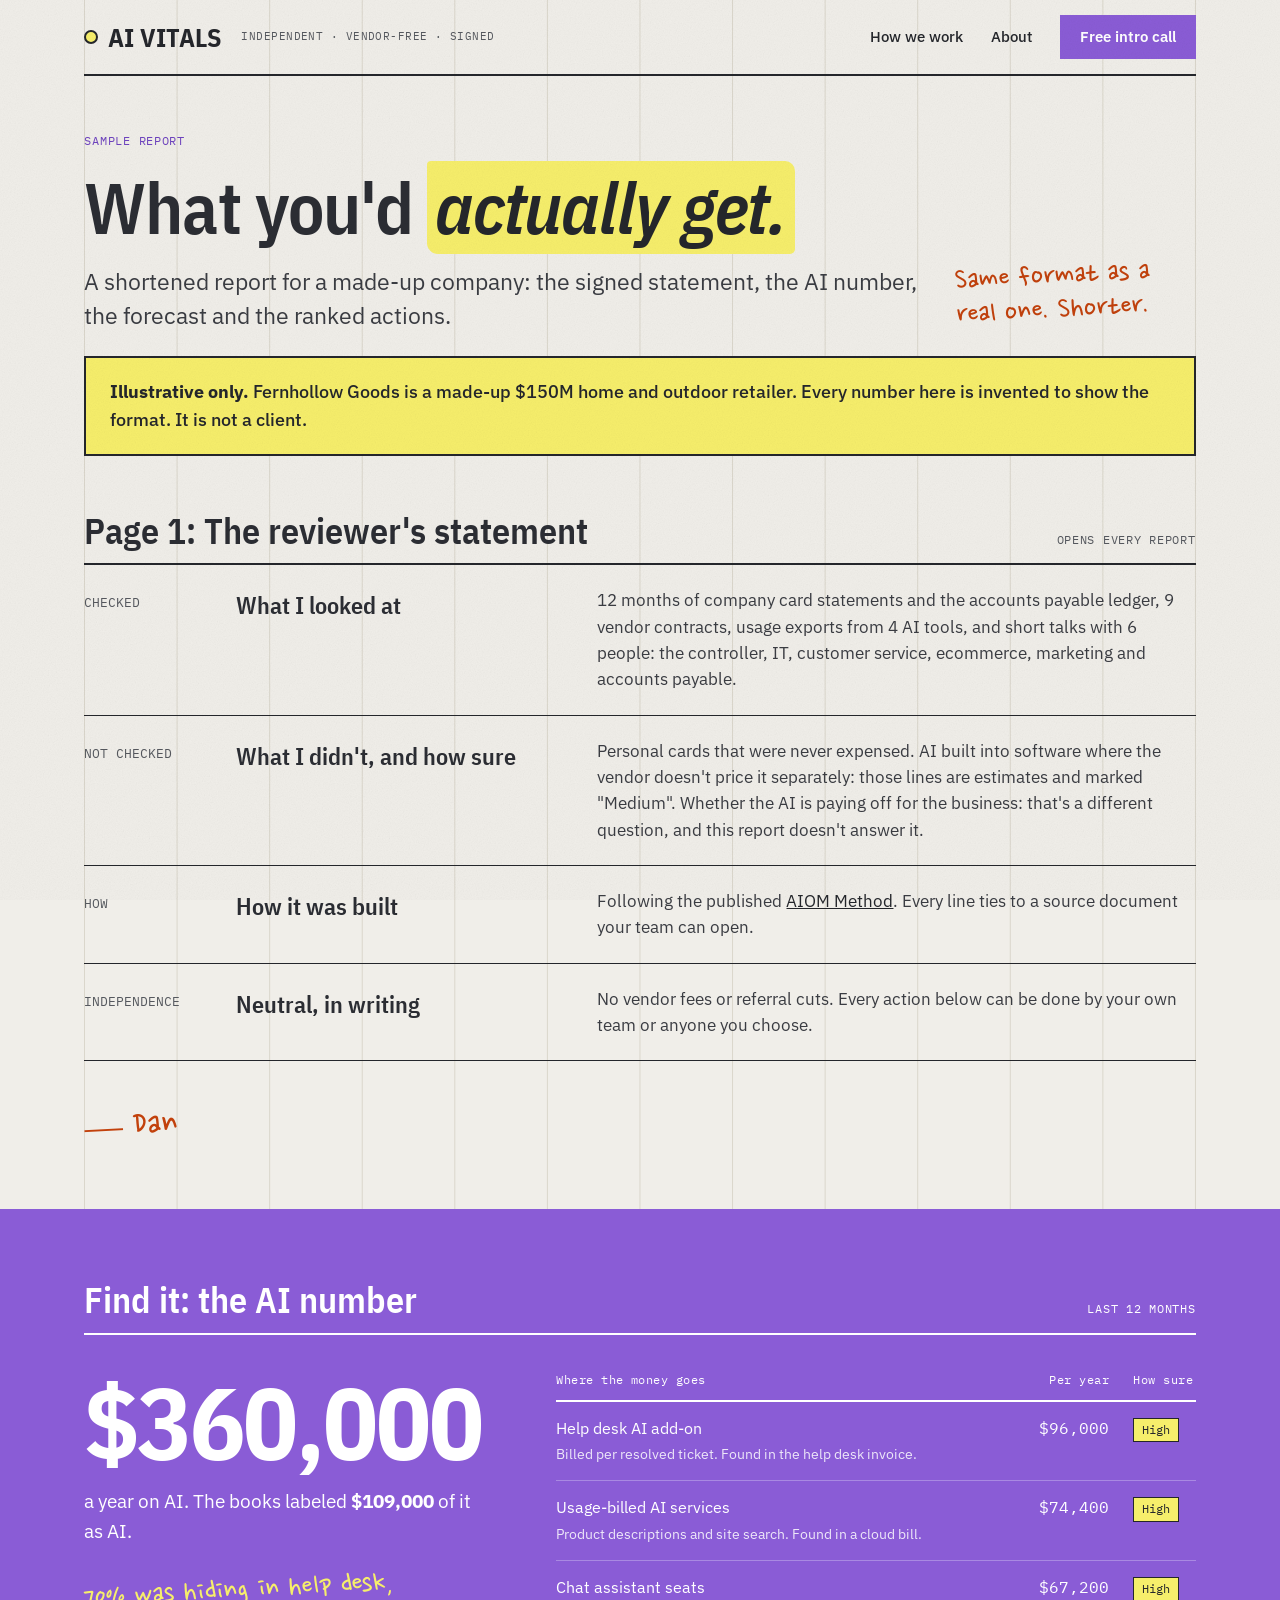
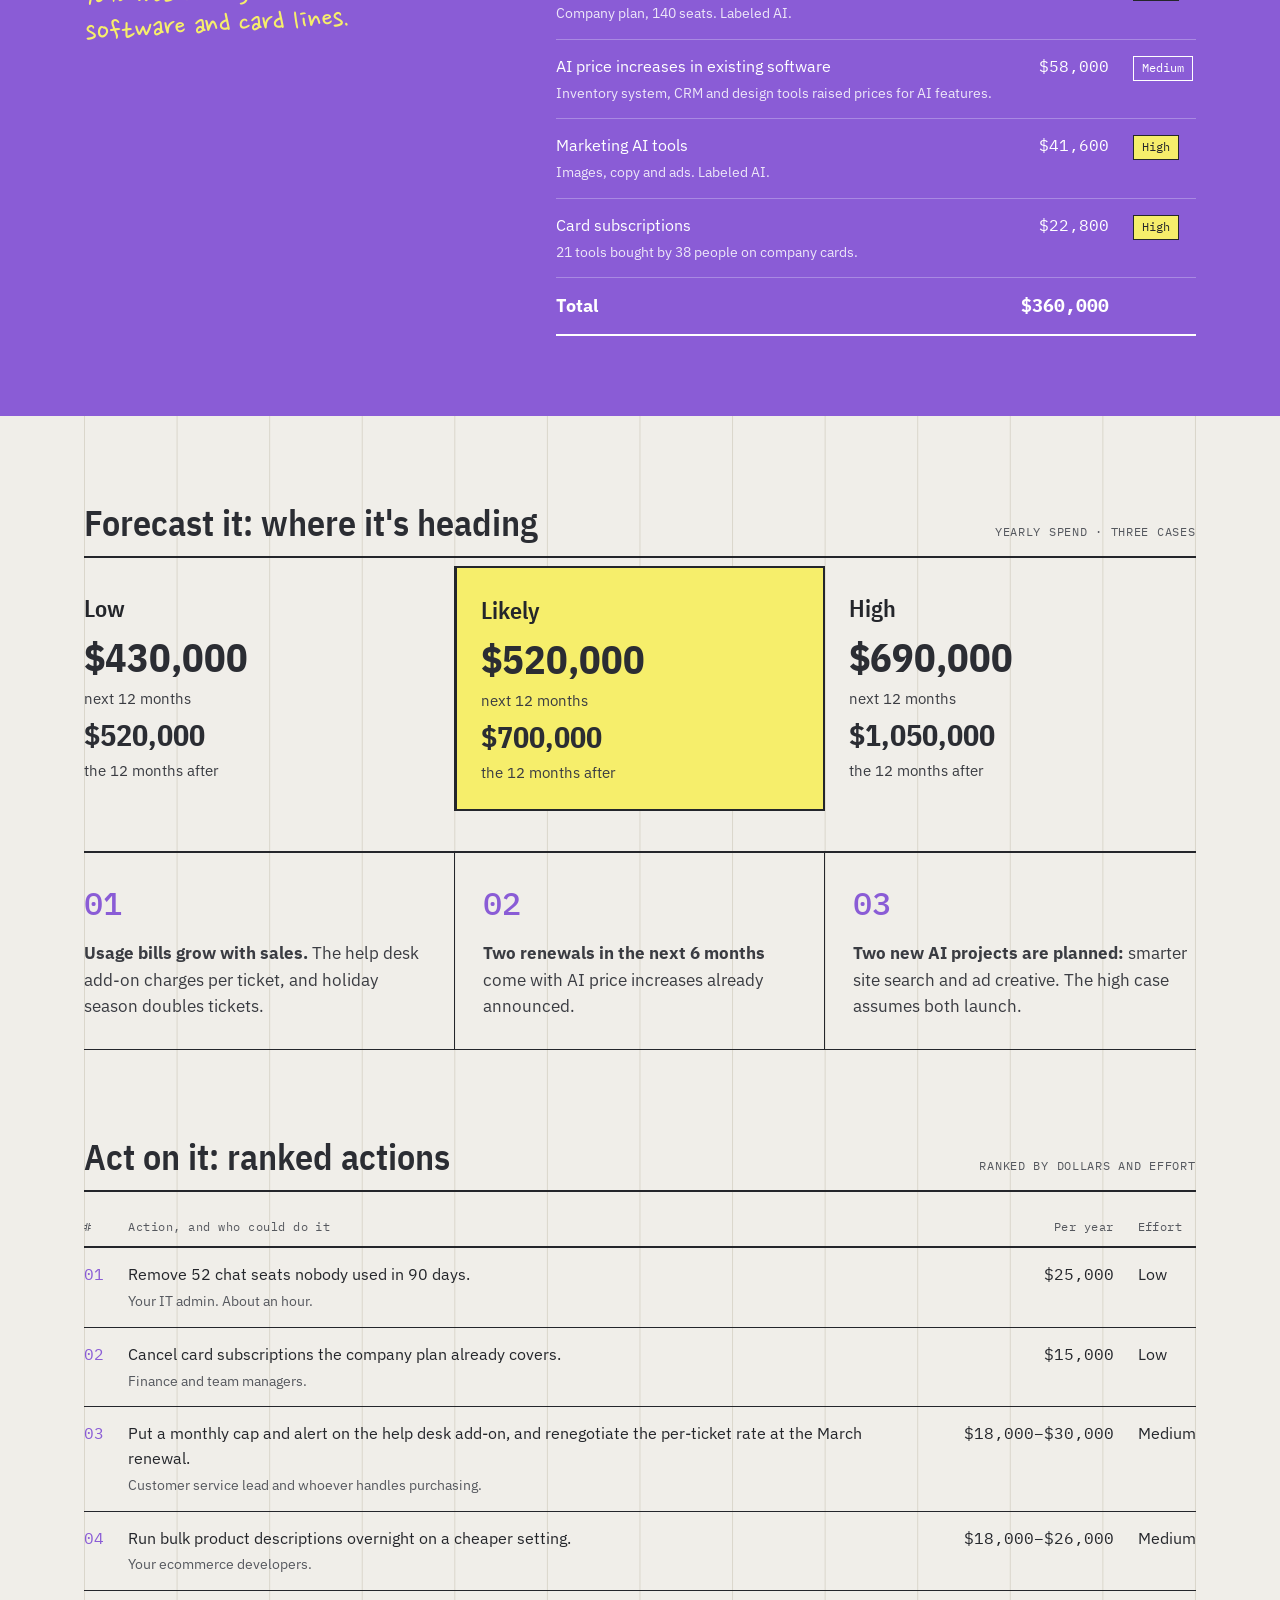
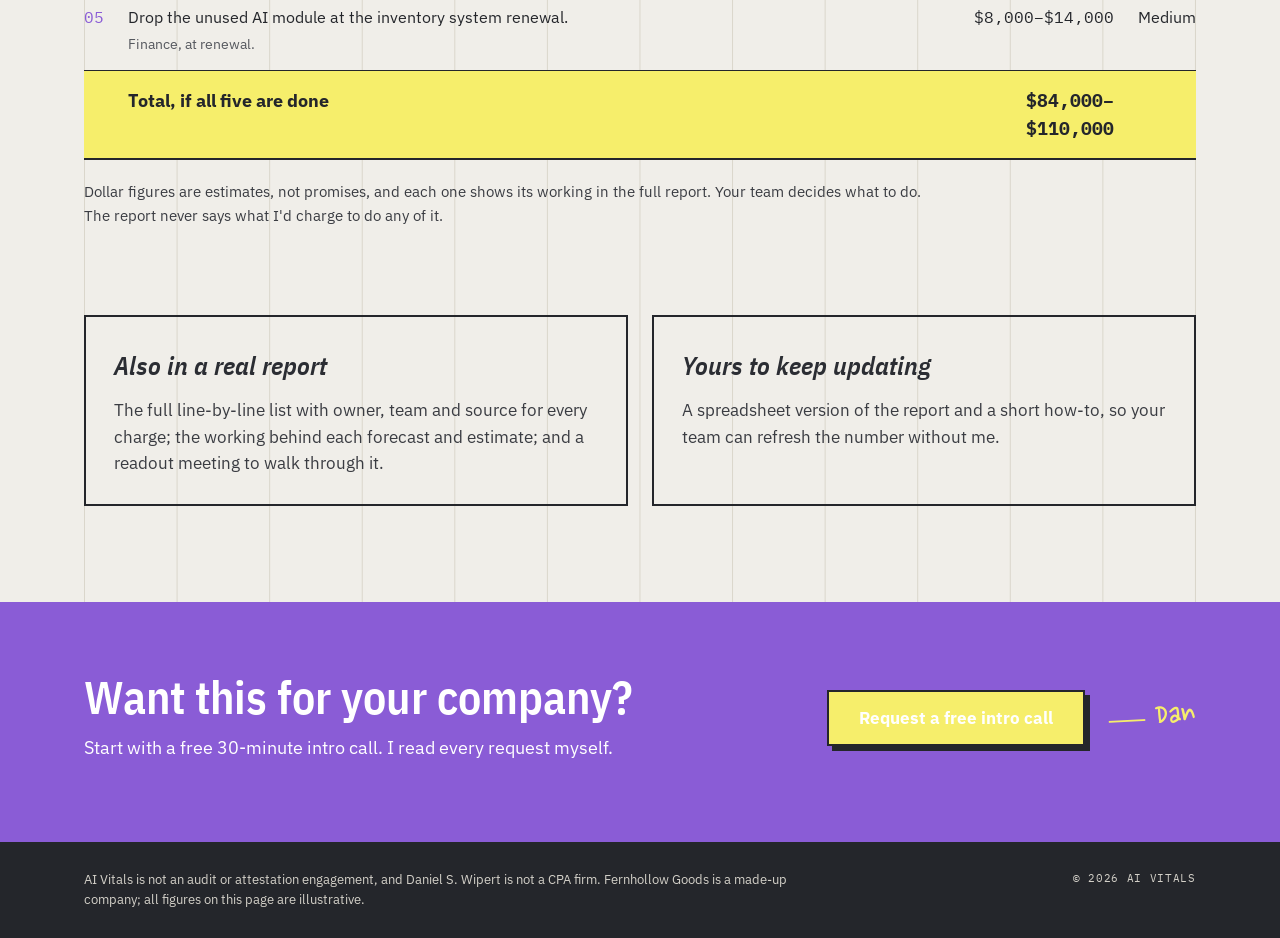
<file: sample-report.html>
<!doctype html>
<html lang="en">
<head>
  <meta charset="utf-8">
  <meta name="viewport" content="width=device-width, initial-scale=1">
  <title>Sample report | AI Vitals</title>
  <meta name="description" content="What an AI Vitals report looks like, shown on a made-up $150M retailer: the signed statement, the AI number, the forecast and the ranked actions.">
  <meta property="og:title" content="Sample report | AI Vitals">
  <meta property="og:description" content="A made-up $150M retailer thought it spent $109,000 a year on AI. The real number was $360,000.">
  <meta property="og:type" content="website">
  <link rel="canonical" href="https://danielwipert.github.io/ai.vitals/sample-report.html">
  <meta property="og:url" content="https://danielwipert.github.io/ai.vitals/sample-report.html">
  <meta property="og:image" content="https://danielwipert.github.io/ai.vitals/assets/og-image.png">
  <meta property="og:image:width" content="1200">
  <meta property="og:image:height" content="630">
  <meta property="og:image:alt" content="AI Vitals: Do you know what AI really costs your company?">
  <meta name="twitter:card" content="summary_large_image">
  <meta name="theme-color" content="#8A5CD6">
  <link rel="icon" href="assets/favicon.svg" type="image/svg+xml">
  <link rel="preconnect" href="https://fonts.googleapis.com">
  <link rel="preconnect" href="https://fonts.gstatic.com" crossorigin>
  <link href="https://fonts.googleapis.com/css2?family=IBM+Plex+Mono:wght@400;500&family=IBM+Plex+Sans+Condensed:ital,wght@0,600;0,700;1,600;1,700&family=IBM+Plex+Sans:ital,wght@0,400;0,500;0,600;0,700;1,400&family=Nanum+Pen+Script&display=swap" rel="stylesheet">
  <link rel="stylesheet" href="assets/styles.css">
</head>
<body>
<a class="skip" href="#main">Skip to content</a>
<div class="gridlines" aria-hidden="true"><div><div></div></div></div>

<header class="site-header">
  <div class="wrap">
    <div class="bar">
      <div class="brand-row">
        <a class="brand" href="index.html"><span class="brand-dot" aria-hidden="true"></span>AI VITALS</a>
        <span class="tagline">INDEPENDENT · VENDOR-FREE · SIGNED</span>
      </div>
      <nav class="nav" aria-label="Main">
        <a href="how-we-work.html">How we work</a>
        <a href="about.html">About</a>
        <a class="btn-violet" href="index.html#request">Free intro call</a>
      </nav>
    </div>
  </div>
</header>

<main id="main">

  <!-- 1. Headline -->
  <section class="hero" style="padding: 56px 0 56px;">
    <div class="wrap">
      <div class="hero-row">
        <div class="hero-main">
          <p class="label label--violet">SAMPLE REPORT</p>
          <h1 class="h1">What you'd <span class="italic hl">actually get.</span></h1>
          <p class="lede">A shortened report for a made-up company: the signed statement, the AI number, the forecast and the ranked actions.</p>
        </div>
        <div class="hero-side">
          <p class="pen-note">Same format as a real one. Shorter.</p>
        </div>
      </div>
      <div class="strip" role="note">
        <p><strong>Illustrative only.</strong> Fernhollow Goods is a made-up $150M home and outdoor retailer. Every number here is invented to show the format. It is not a client.</p>
      </div>
    </div>
  </section>

  <!-- 2. Reviewer's statement -->
  <section class="section section--tight-top">
    <div class="wrap">
      <div class="section-head">
        <h2 class="h2 h2--sm">Page 1: The reviewer's statement</h2>
        <span class="label">OPENS EVERY REPORT</span>
      </div>
      <div class="rows">
        <div><span class="r-key">CHECKED</span><h3>What I looked at</h3><p>12 months of company card statements and the accounts payable ledger, 9 vendor contracts, usage exports from 4 AI tools, and short talks with 6 people: the controller, IT, customer service, ecommerce, marketing and accounts payable.</p></div>
        <div><span class="r-key">NOT CHECKED</span><h3>What I didn't, and how sure</h3><p>Personal cards that were never expensed. AI built into software where the vendor doesn't price it separately: those lines are estimates and marked "Medium". Whether the AI is paying off for the business: that's a different question, and this report doesn't answer it.</p></div>
        <div><span class="r-key">HOW</span><h3>How it was built</h3><p>Following the published <a href="https://danielwipert.github.io/textbook.aiom/">AIOM Method</a>. Every line ties to a source document your team can open.</p></div>
        <div><span class="r-key">INDEPENDENCE</span><h3>Neutral, in writing</h3><p>No vendor fees or referral cuts. Every action below can be done by your own team or anyone you choose.</p></div>
      </div>
      <p class="pen-note" style="margin-top: 20px; font-size: 38px;">— Dan</p>
    </div>
  </section>

  <!-- 3. Find it -->
  <section class="band" style="padding: 72px 0 80px;">
    <div class="wrap">
      <div class="section-head">
        <h2 class="h2 h2--sm">Find it: the AI number</h2>
        <span class="label">LAST 12 MONTHS</span>
      </div>
      <div class="split" style="margin-top: 36px;">
        <div>
          <p class="big-figure">$360,000</p>
          <p style="margin: 0; font-size: 19px;">a year on AI. The books labeled <strong>$109,000</strong> of it as AI.</p>
          <p class="pen-note" style="margin-top: 12px;">70% was hiding in help desk, software and card lines.</p>
        </div>
        <div>
          <table class="ledger">
            <thead><tr><th scope="col">Where the money goes</th><th scope="col" class="amt">Per year</th><th scope="col">How sure</th></tr></thead>
            <tbody>
              <tr><td>Help desk AI add-on<small>Billed per resolved ticket. Found in the help desk invoice.</small></td><td class="amt">$96,000</td><td><span class="sure">High</span></td></tr>
              <tr><td>Usage-billed AI services<small>Product descriptions and site search. Found in a cloud bill.</small></td><td class="amt">$74,400</td><td><span class="sure">High</span></td></tr>
              <tr><td>Chat assistant seats<small>Company plan, 140 seats. Labeled AI.</small></td><td class="amt">$67,200</td><td><span class="sure">High</span></td></tr>
              <tr><td>AI price increases in existing software<small>Inventory system, CRM and design tools raised prices for AI features.</small></td><td class="amt">$58,000</td><td><span class="sure sure--med">Medium</span></td></tr>
              <tr><td>Marketing AI tools<small>Images, copy and ads. Labeled AI.</small></td><td class="amt">$41,600</td><td><span class="sure">High</span></td></tr>
              <tr><td>Card subscriptions<small>21 tools bought by 38 people on company cards.</small></td><td class="amt">$22,800</td><td><span class="sure">High</span></td></tr>
            </tbody>
            <tfoot><tr><td>Total</td><td class="amt">$360,000</td><td></td></tr></tfoot>
          </table>
        </div>
      </div>
    </div>
  </section>

  <!-- 4. Forecast it -->
  <section class="section">
    <div class="wrap">
      <div class="section-head">
        <h2 class="h2 h2--sm">Forecast it: where it's heading</h2>
        <span class="label">YEARLY SPEND · THREE CASES</span>
      </div>
      <div class="prices" style="--n: 3; margin-top: 8px;">
        <div class="price"><span class="name">Low</span><span class="amt">$430,000</span><span class="note">next 12 months</span><span class="amt" style="font-size: 30px;">$520,000</span><span class="note">the 12 months after</span></div>
        <div class="price price--this"><span class="name">Likely</span><span class="amt">$520,000</span><span class="note">next 12 months</span><span class="amt" style="font-size: 30px;">$700,000</span><span class="note">the 12 months after</span></div>
        <div class="price"><span class="name">High</span><span class="amt">$690,000</span><span class="note">next 12 months</span><span class="amt" style="font-size: 30px;">$1,050,000</span><span class="note">the 12 months after</span></div>
      </div>
      <div class="cols" style="--n: 3; margin-top: 40px; border-top: 2px solid var(--ink);">
        <div><span class="num">01</span><p><strong>Usage bills grow with sales.</strong> The help desk add-on charges per ticket, and holiday season doubles tickets.</p></div>
        <div><span class="num">02</span><p><strong>Two renewals in the next 6 months</strong> come with AI price increases already announced.</p></div>
        <div><span class="num">03</span><p><strong>Two new AI projects are planned:</strong> smarter site search and ad creative. The high case assumes both launch.</p></div>
      </div>
    </div>
  </section>

  <!-- 5. Act on it -->
  <section class="section section--tight-top">
    <div class="wrap">
      <div class="section-head">
        <h2 class="h2 h2--sm">Act on it: ranked actions</h2>
        <span class="label">RANKED BY DOLLARS AND EFFORT</span>
      </div>
      <table class="ledger ledger--paper">
        <thead><tr><th scope="col">#</th><th scope="col">Action, and who could do it</th><th scope="col" class="amt">Per year</th><th scope="col">Effort</th></tr></thead>
        <tbody>
          <tr><td class="rank">01</td><td>Remove 52 chat seats nobody used in 90 days.<small>Your IT admin. About an hour.</small></td><td class="amt">$25,000</td><td>Low</td></tr>
          <tr><td class="rank">02</td><td>Cancel card subscriptions the company plan already covers.<small>Finance and team managers.</small></td><td class="amt">$15,000</td><td>Low</td></tr>
          <tr><td class="rank">03</td><td>Put a monthly cap and alert on the help desk add-on, and renegotiate the per-ticket rate at the March renewal.<small>Customer service lead and whoever handles purchasing.</small></td><td class="amt">$18,000–<wbr>$30,000</td><td>Medium</td></tr>
          <tr><td class="rank">04</td><td>Run bulk product descriptions overnight on a cheaper setting.<small>Your ecommerce developers.</small></td><td class="amt">$18,000–<wbr>$26,000</td><td>Medium</td></tr>
          <tr><td class="rank">05</td><td>Drop the unused AI module at the inventory system renewal.<small>Finance, at renewal.</small></td><td class="amt">$8,000–<wbr>$14,000</td><td>Medium</td></tr>
        </tbody>
        <tfoot><tr><td></td><td>Total, if all five are done</td><td class="amt">$84,000–<wbr>$110,000</td><td></td></tr></tfoot>
      </table>
      <p class="fine">Dollar figures are estimates, not promises, and each one shows its working in the full report. Your team decides what to do. The report never says what I'd charge to do any of it.</p>
    </div>
  </section>

  <!-- 6. Also included -->
  <section class="section section--tight-top" style="padding-bottom: 96px;">
    <div class="wrap boxes">
      <div class="box">
        <h2 class="italic" style="font-size: 26px;">Also in a real report</h2>
        <p>The full line-by-line list with owner, team and source for every charge; the working behind each forecast and estimate; and a readout meeting to walk through it.</p>
      </div>
      <div class="box">
        <h2 class="italic" style="font-size: 26px;">Yours to keep updating</h2>
        <p>A spreadsheet version of the report and a short how-to, so your team can refresh the number without me.</p>
      </div>
    </div>
  </section>

  <!-- 7. Next -->
  <section class="band" style="padding: 72px 0 80px;">
    <div class="wrap cta-row">
      <div style="display: flex; flex-direction: column; gap: 12px;">
        <h2 class="h2">Want this for your company?</h2>
        <p style="margin: 0; font-size: 18px;">Start with a free 30-minute intro call. I read every request myself.</p>
      </div>
      <div class="sign">
        <a class="btn" href="index.html#request">Request a free intro call</a>
        <span class="pen-note" style="font-size: 36px;" aria-hidden="true">— Dan</span>
      </div>
    </div>
  </section>

</main>

<footer class="site-footer">
  <div class="wrap">
    <p>AI Vitals is not an audit or attestation engagement, and Daniel S. Wipert is not a CPA firm. Fernhollow Goods is a made-up company; all figures on this page are illustrative.</p>
    <p class="label">© 2026 AI VITALS</p>
  </div>
</footer>
<!-- Cloudflare Web Analytics --><script type='module' src='https://static.cloudflareinsights.com/beacon.min.js' data-cf-beacon='{"token": "8fdbd2d704d047c79d39d3ba5b70a577"}'></script><!-- End Cloudflare Web Analytics -->
</body>
</html>
</file>
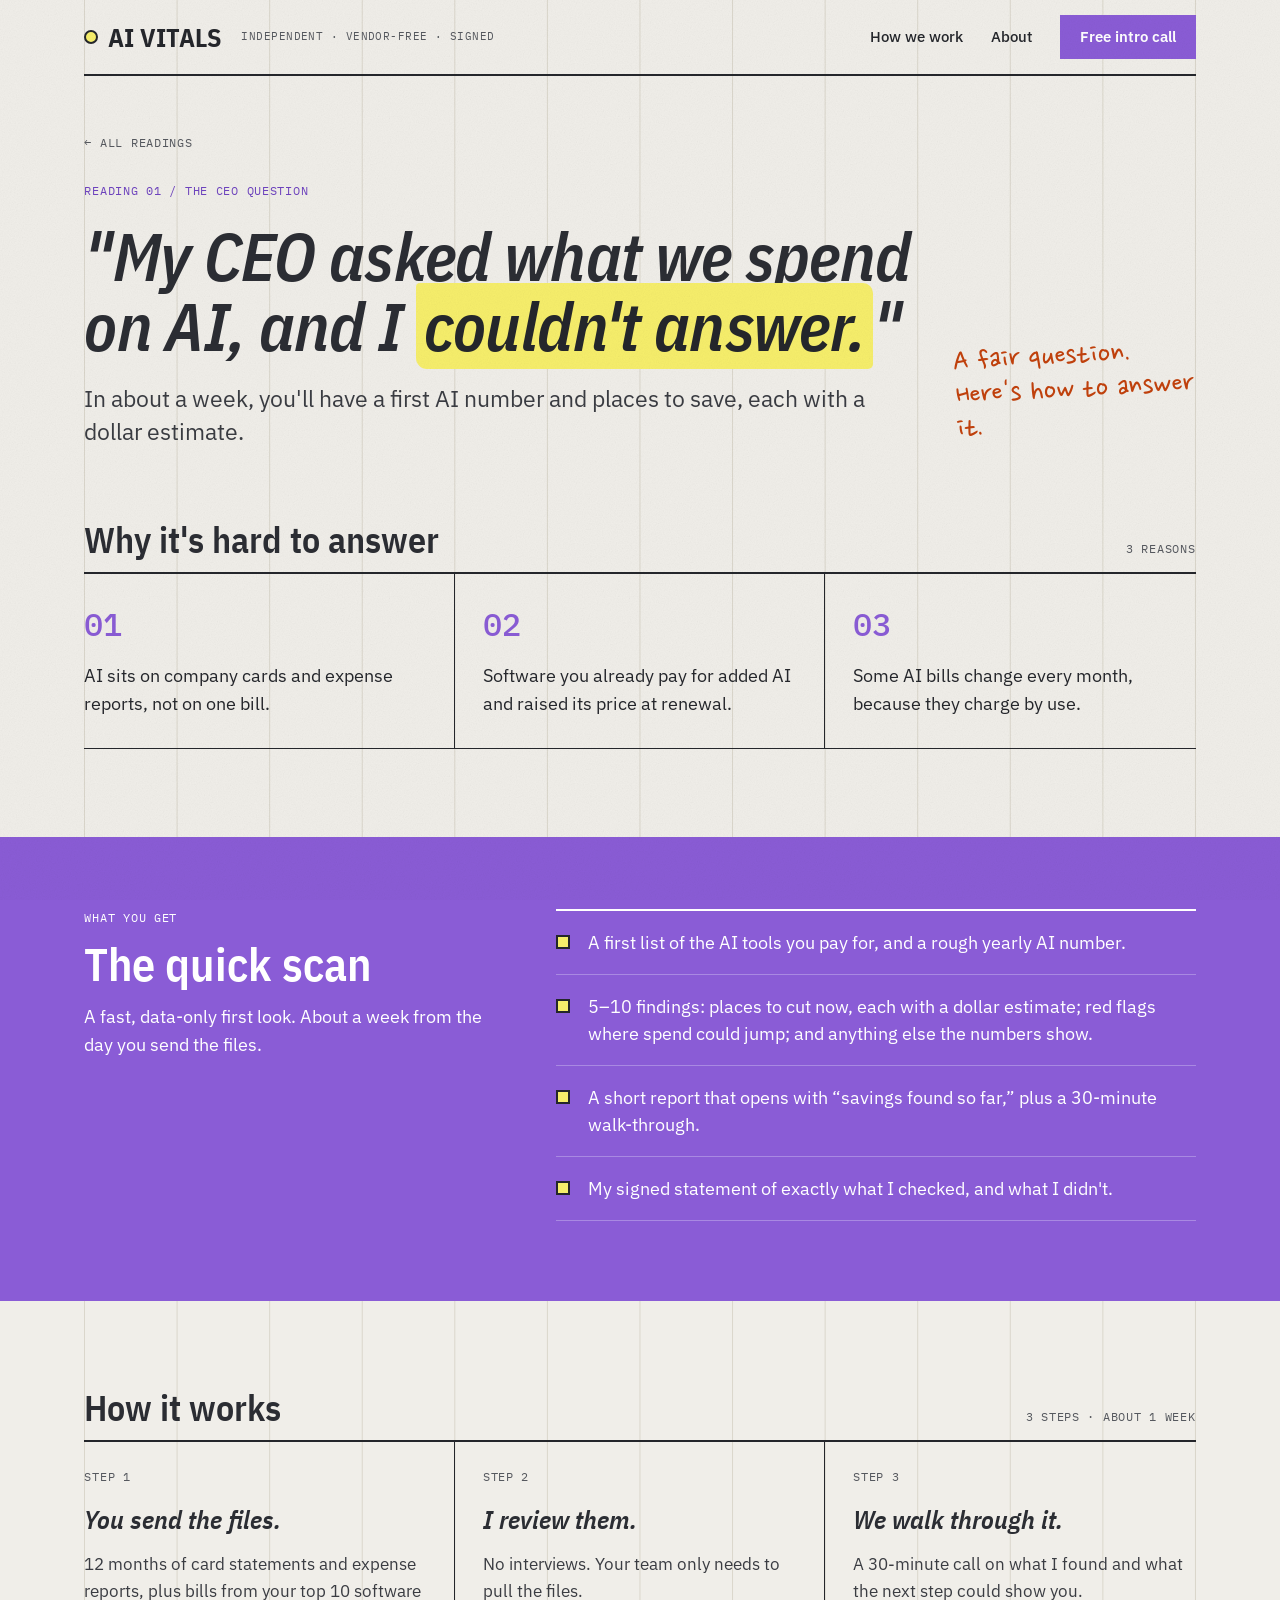
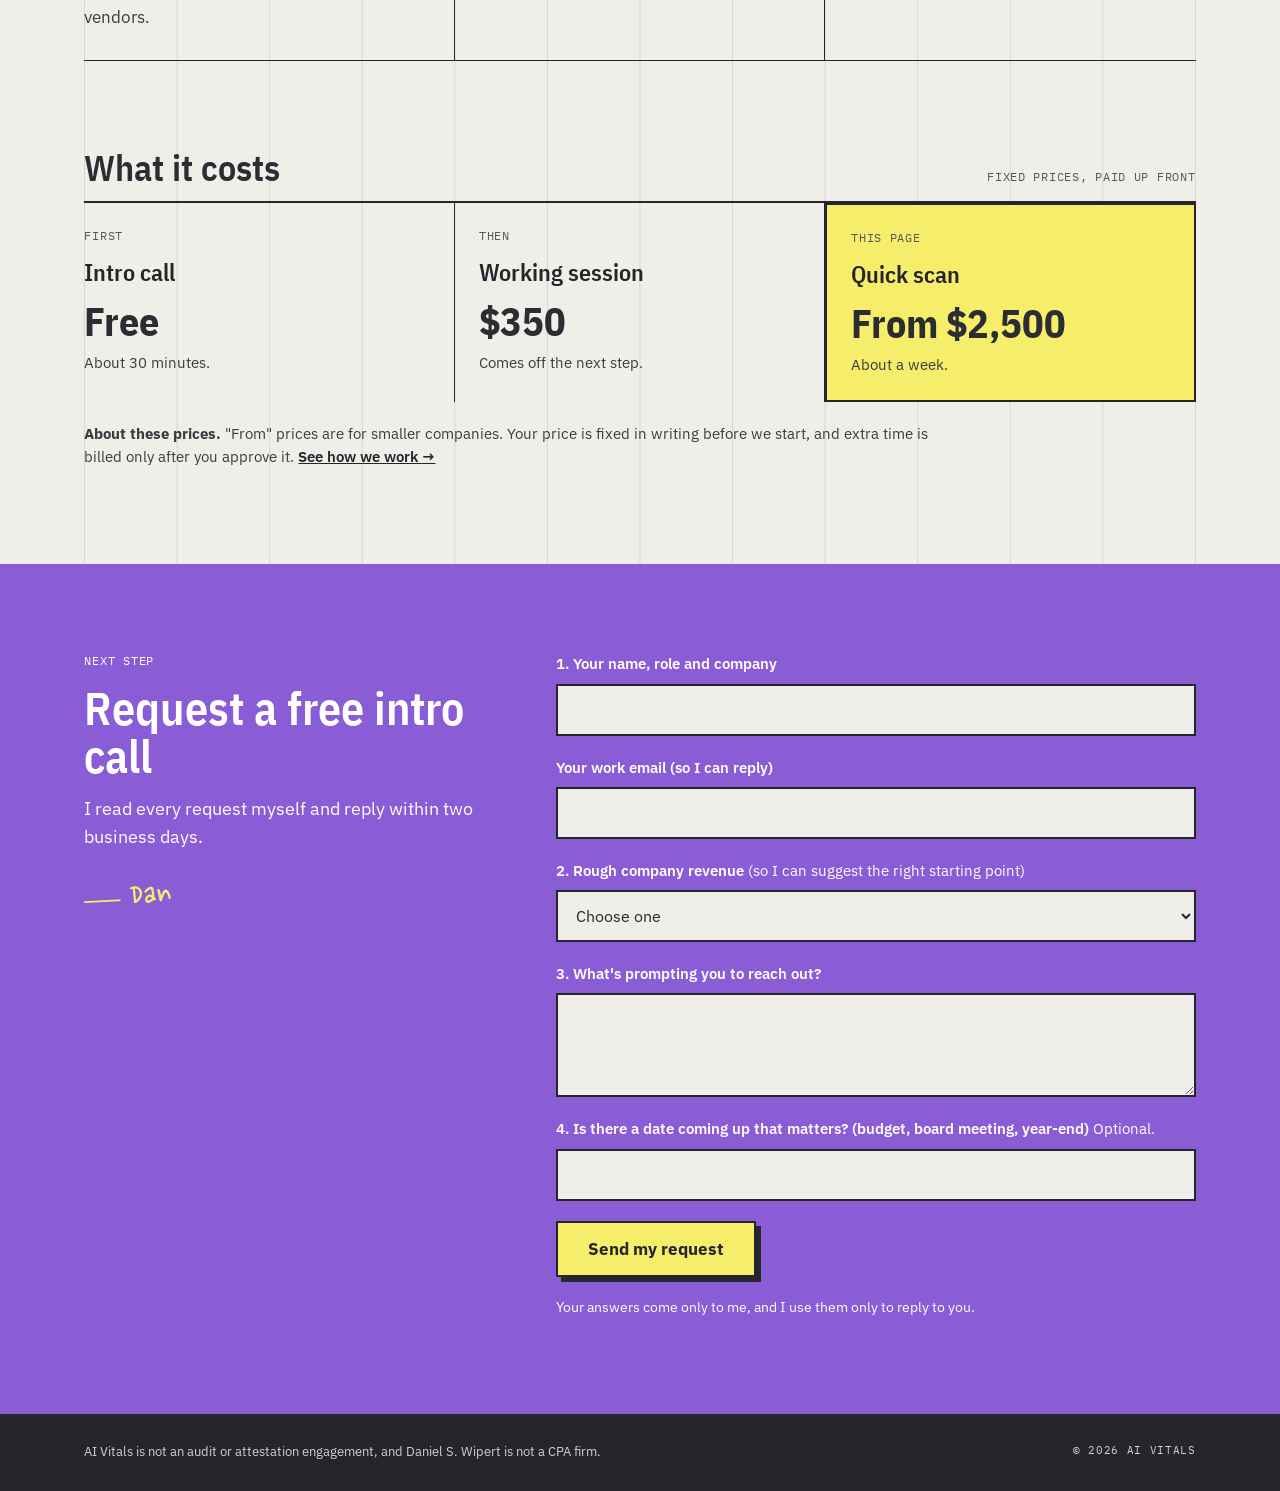
<file: readings/ceo-question.html>
<!doctype html>
<html lang="en">
<head>
  <meta charset="utf-8">
  <meta name="viewport" content="width=device-width, initial-scale=1">
  <title>My CEO asked what we spend on AI | AI Vitals</title>
  <meta name="description" content="In about a week, you&#x27;ll have a first AI number and places to save, each with a dollar estimate. The AI Vitals quick scan.">
  <meta property="og:title" content="My CEO asked what we spend on AI | AI Vitals">
  <meta property="og:description" content="In about a week, you&#x27;ll have a first AI number and places to save, each with a dollar estimate. The AI Vitals quick scan.">
  <meta property="og:type" content="website">
  <link rel="canonical" href="https://danielwipert.github.io/ai.vitals/readings/ceo-question.html">
  <meta property="og:url" content="https://danielwipert.github.io/ai.vitals/readings/ceo-question.html">
  <meta property="og:image" content="https://danielwipert.github.io/ai.vitals/assets/og-image.png">
  <meta property="og:image:width" content="1200">
  <meta property="og:image:height" content="630">
  <meta property="og:image:alt" content="AI Vitals: Do you know what AI really costs your company?">
  <meta name="twitter:card" content="summary_large_image">
  <meta name="theme-color" content="#8A5CD6">
  <link rel="icon" href="../assets/favicon.svg" type="image/svg+xml">
  <link rel="preconnect" href="https://fonts.googleapis.com">
  <link rel="preconnect" href="https://fonts.gstatic.com" crossorigin>
  <link href="https://fonts.googleapis.com/css2?family=IBM+Plex+Mono:wght@400;500&family=IBM+Plex+Sans+Condensed:ital,wght@0,600;0,700;1,600;1,700&family=IBM+Plex+Sans:ital,wght@0,400;0,500;0,600;0,700;1,400&family=Nanum+Pen+Script&display=swap" rel="stylesheet">
  <link rel="stylesheet" href="../assets/styles.css">
</head>
<body>
<a class="skip" href="#main">Skip to content</a>
<div class="gridlines" aria-hidden="true"><div><div></div></div></div>

<header class="site-header">
  <div class="wrap">
    <div class="bar">
      <div class="brand-row">
        <a class="brand" href="../index.html"><span class="brand-dot" aria-hidden="true"></span>AI VITALS</a>
        <span class="tagline">INDEPENDENT · VENDOR-FREE · SIGNED</span>
      </div>
      <nav class="nav" aria-label="Main">
        <a href="../how-we-work.html">How we work</a>
        <a href="../about.html">About</a>
        <a class="btn-violet" href="#request">Free intro call</a>
      </nav>
    </div>
  </div>
</header>
<main id="main">

  <!-- 1. Their words -->
  <section class="hero" style="padding-bottom: 72px;">
    <div class="wrap">
      <a class="back" href="../index.html">← ALL READINGS</a>
      <div class="hero-row" style="margin-top: 28px;">
        <div class="hero-main">
          <p class="label label--violet">READING 01 / THE CEO QUESTION</p>
          <h1 class="h1--quote" style="font-family: var(--cond); font-weight: 600; color: #2B2D33; margin: 0; letter-spacing: -0.01em;">"My CEO asked what we spend on AI, and I <span class="hl">couldn't answer.</span>"</h1>
          <p class="lede">In about a week, you'll have a first AI number and places to save, each with a dollar estimate.</p>
        </div>
        <div class="hero-side" style="padding-bottom: 8px;">
          <p class="pen-note">A fair question. Here's how to answer it.</p>
        </div>
      </div>
    </div>
  </section>

  <!-- 2. Why it's hard -->
  <section class="section section--tight-top">
    <div class="wrap">
      <div class="section-head">
        <h2 class="h2 h2--sm">Why it's hard to answer</h2>
        <span class="label">3 REASONS</span>
      </div>
      <div class="cols" style="--n: 3;">
        <div><span class="num">01</span><p style="font-size: 18px; color: #24262B;">AI sits on company cards and expense reports, not on one bill.</p></div>
        <div><span class="num">02</span><p style="font-size: 18px; color: #24262B;">Software you already pay for added AI and raised its price at renewal.</p></div>
        <div><span class="num">03</span><p style="font-size: 18px; color: #24262B;">Some AI bills change every month, because they charge by use.</p></div>
      </div>
    </div>
  </section>

  <!-- 3. What you get -->
  <section class="band section" style="padding: 72px 0 80px;">
    <div class="wrap split">
      <div>
        <p class="label">WHAT YOU GET</p>
        <h2 class="h2">The quick scan</h2>
        <p style="margin: 0; font-size: 18px;">A fast, data-only first look. About a week from the day you send the files.</p>
      </div>
      <ul class="checks">
        <li><span>A first list of the AI tools you pay for, and a rough yearly AI number.</span></li>
        <li><span>5–10 findings: places to cut now, each with a dollar estimate; red flags where spend could jump; and anything else the numbers show.</span></li>
        <li><span>A short report that opens with “savings found so far,” plus a 30-minute walk-through.</span></li>
        <li><span>My signed statement of exactly what I checked, and what I didn't.</span></li>
      </ul>
    </div>
  </section>

  <!-- 4. How it works -->
  <section class="section">
    <div class="wrap">
      <div class="section-head">
        <h2 class="h2 h2--sm">How it works</h2>
        <span class="label">3 STEPS · ABOUT 1 WEEK</span>
      </div>
      <ol class="cols" style="--n: 3; margin: 0; padding: 0; list-style: none;">
        <li><span class="label">STEP 1</span><h3 class="h3 italic">You send the files.</h3><p>12 months of card statements and expense reports, plus bills from your top 10 software vendors.</p></li>
        <li><span class="label">STEP 2</span><h3 class="h3 italic">I review them.</h3><p>No interviews. Your team only needs to pull the files.</p></li>
        <li><span class="label">STEP 3</span><h3 class="h3 italic">We walk through it.</h3><p>A 30-minute call on what I found and what the next step could show you.</p></li>
      </ol>
    </div>
  </section>

  <!-- 5. What it costs -->
  <section class="section section--tight-top" style="padding-bottom: 96px;">
    <div class="wrap">
      <div class="section-head">
        <h2 class="h2 h2--sm">What it costs</h2>
        <span class="label">FIXED PRICES, PAID UP FRONT</span>
      </div>
      <div class="prices" style="--n: 3;">
        <div class="price"><span class="label">FIRST</span><span class="name">Intro call</span><span class="amt">Free</span><span class="note">About 30 minutes.</span></div>
        <div class="price"><span class="label">THEN</span><span class="name">Working session</span><span class="amt">$350</span><span class="note">Comes off the next step.</span></div>
        <div class="price price--this"><span class="label">THIS PAGE</span><span class="name">Quick scan</span><span class="amt">From $2,500</span><span class="note">About a week.</span></div>
      </div>
      <p class="fine"><strong>About these prices.</strong> "From" prices are for smaller companies. Your price is fixed in writing before we start, and extra time is billed only after you approve it. <a href="../how-we-work.html" style="font-weight: 600;">See how we work →</a></p>
    </div>
  </section>

  <!-- Request -->
  <section id="request" class="band request">
    <div class="wrap split">
      <div>
        <p class="label">NEXT STEP</p>
        <h2 class="h2">Request a free intro call</h2>
        <p>I read every request myself and reply within two business days.</p>
        <p class="pen-note" style="font-size: 36px; margin-top: 6px;">— Dan</p>
      </div>
      <form class="form" data-request action="https://formspree.io/f/mqpporre" method="POST" aria-label="Request a free intro call">
        <input type="hidden" name="door" value="Reading 01, the CEO question">
        <input type="hidden" name="_subject" value="AI Vitals request (Reading 01, the CEO question)">
        <div class="hp" aria-hidden="true"><label for="ceo-gotcha">Leave this empty</label><input id="ceo-gotcha" type="text" name="_gotcha" tabindex="-1" autocomplete="off"></div>
        <div class="field">
          <label for="ceo-name">1. Your name, role and company</label>
          <input id="ceo-name" name="name_role_company" type="text" autocomplete="name" required>
        </div>
        <div class="field">
          <label for="ceo-email">Your work email (so I can reply)</label>
          <input id="ceo-email" name="email" type="email" autocomplete="email" required>
        </div>
        <div class="field">
          <label for="ceo-rev">2. Rough company revenue <span style="font-weight: 400;">(so I can suggest the right starting point)</span></label>
          <select id="ceo-rev" name="revenue" required>
            <option value="">Choose one</option>
            <option>Under $100M</option>
            <option>$100M–$250M</option>
            <option>$250M–$500M</option>
            <option>Over $500M</option>
          </select>
        </div>
        <div class="field">
          <label for="ceo-why">3. What's prompting you to reach out?</label>
          <textarea id="ceo-why" name="reason" rows="3" required></textarea>
        </div>
        <div class="field">
          <label for="ceo-date">4. Is there a date coming up that matters? (budget, board meeting, year-end) <span style="font-weight: 400;">Optional.</span></label>
          <input id="ceo-date" name="date_that_matters" type="text">
        </div>
        <div><button class="btn" type="submit">Send my request</button></div>
        <p class="form-status" role="status" aria-live="polite"></p>
        <p class="form-note">Your answers come only to me, and I use them only to reply to you.</p>
      </form>
    </div>
  </section>

</main>

<footer class="site-footer">
  <div class="wrap">
    <p>AI Vitals is not an audit or attestation engagement, and Daniel S. Wipert is not a CPA firm.</p>
    <p class="label">© 2026 AI VITALS</p>
  </div>
</footer>

<script src="../assets/site.js"></script>
<!-- Cloudflare Web Analytics --><script type='module' src='https://static.cloudflareinsights.com/beacon.min.js' data-cf-beacon='{"token": "8fdbd2d704d047c79d39d3ba5b70a577"}'></script><!-- End Cloudflare Web Analytics -->
</body>
</html>
</file>
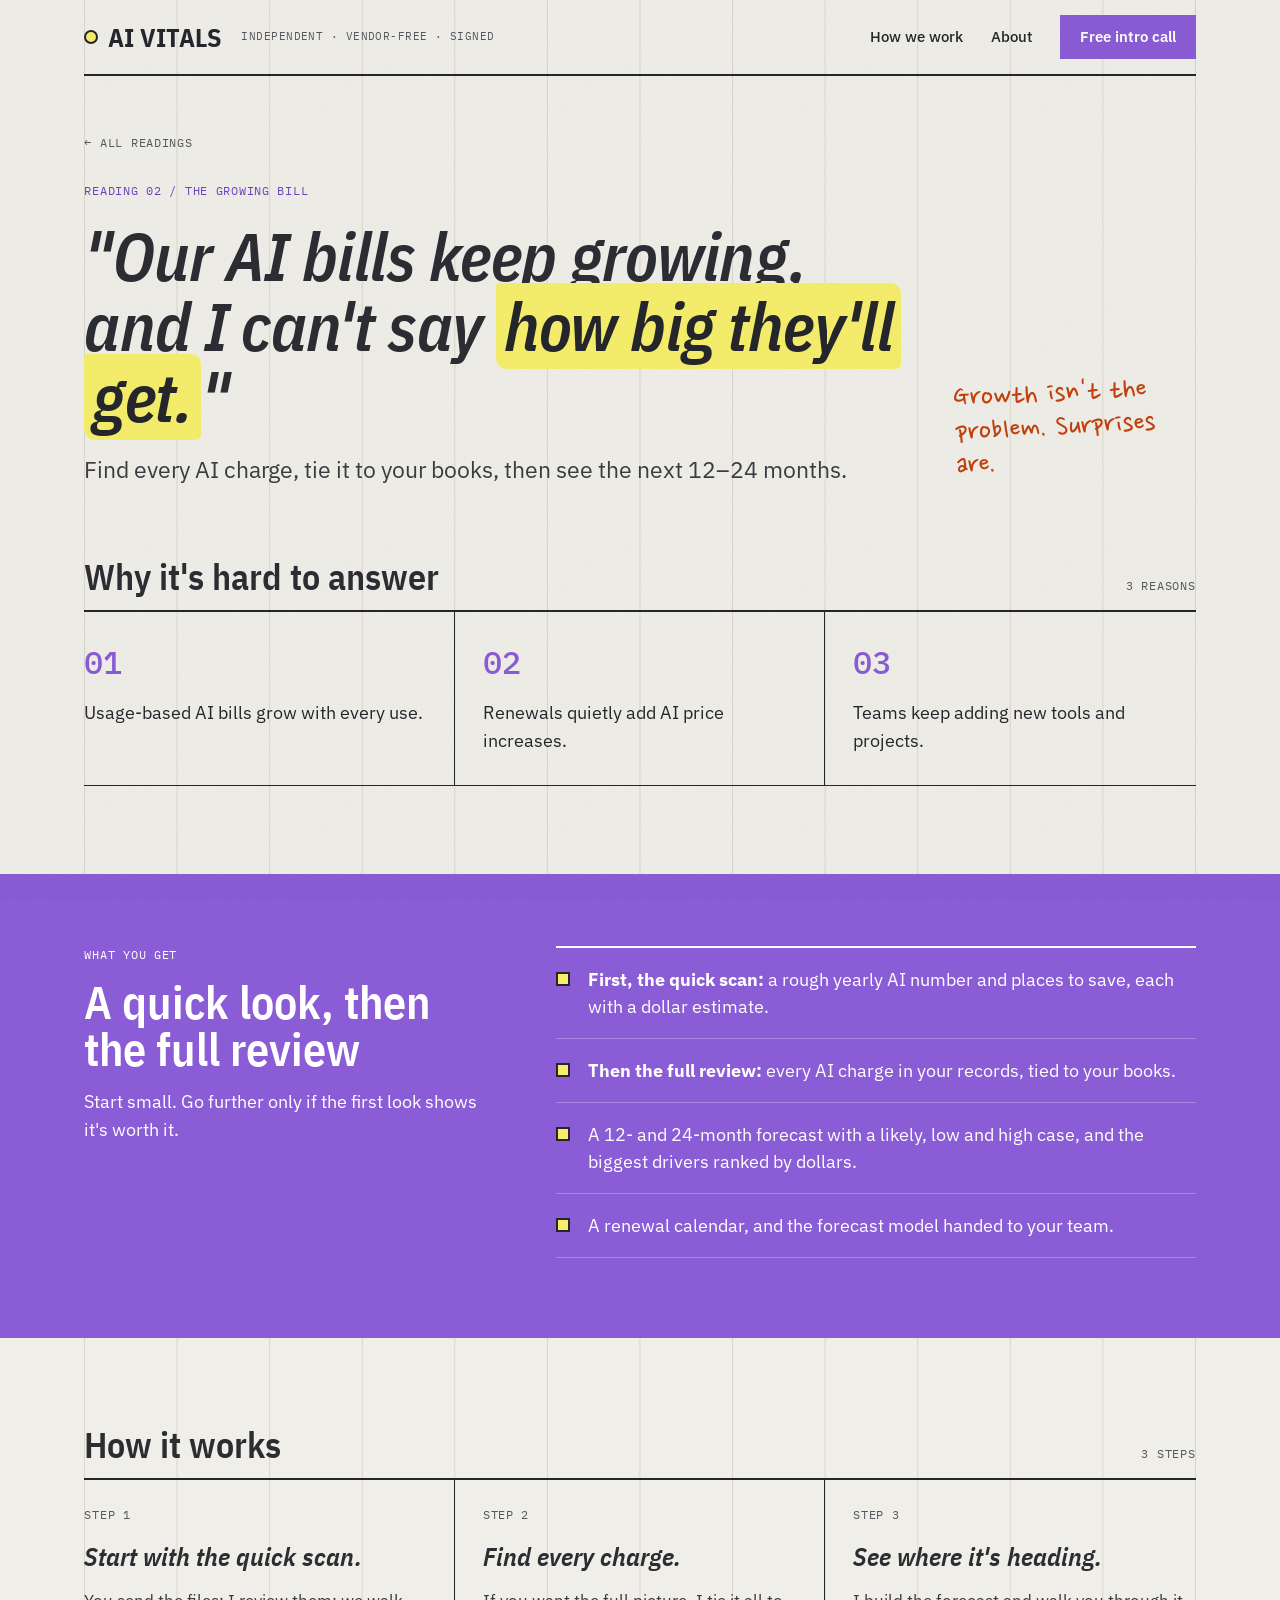
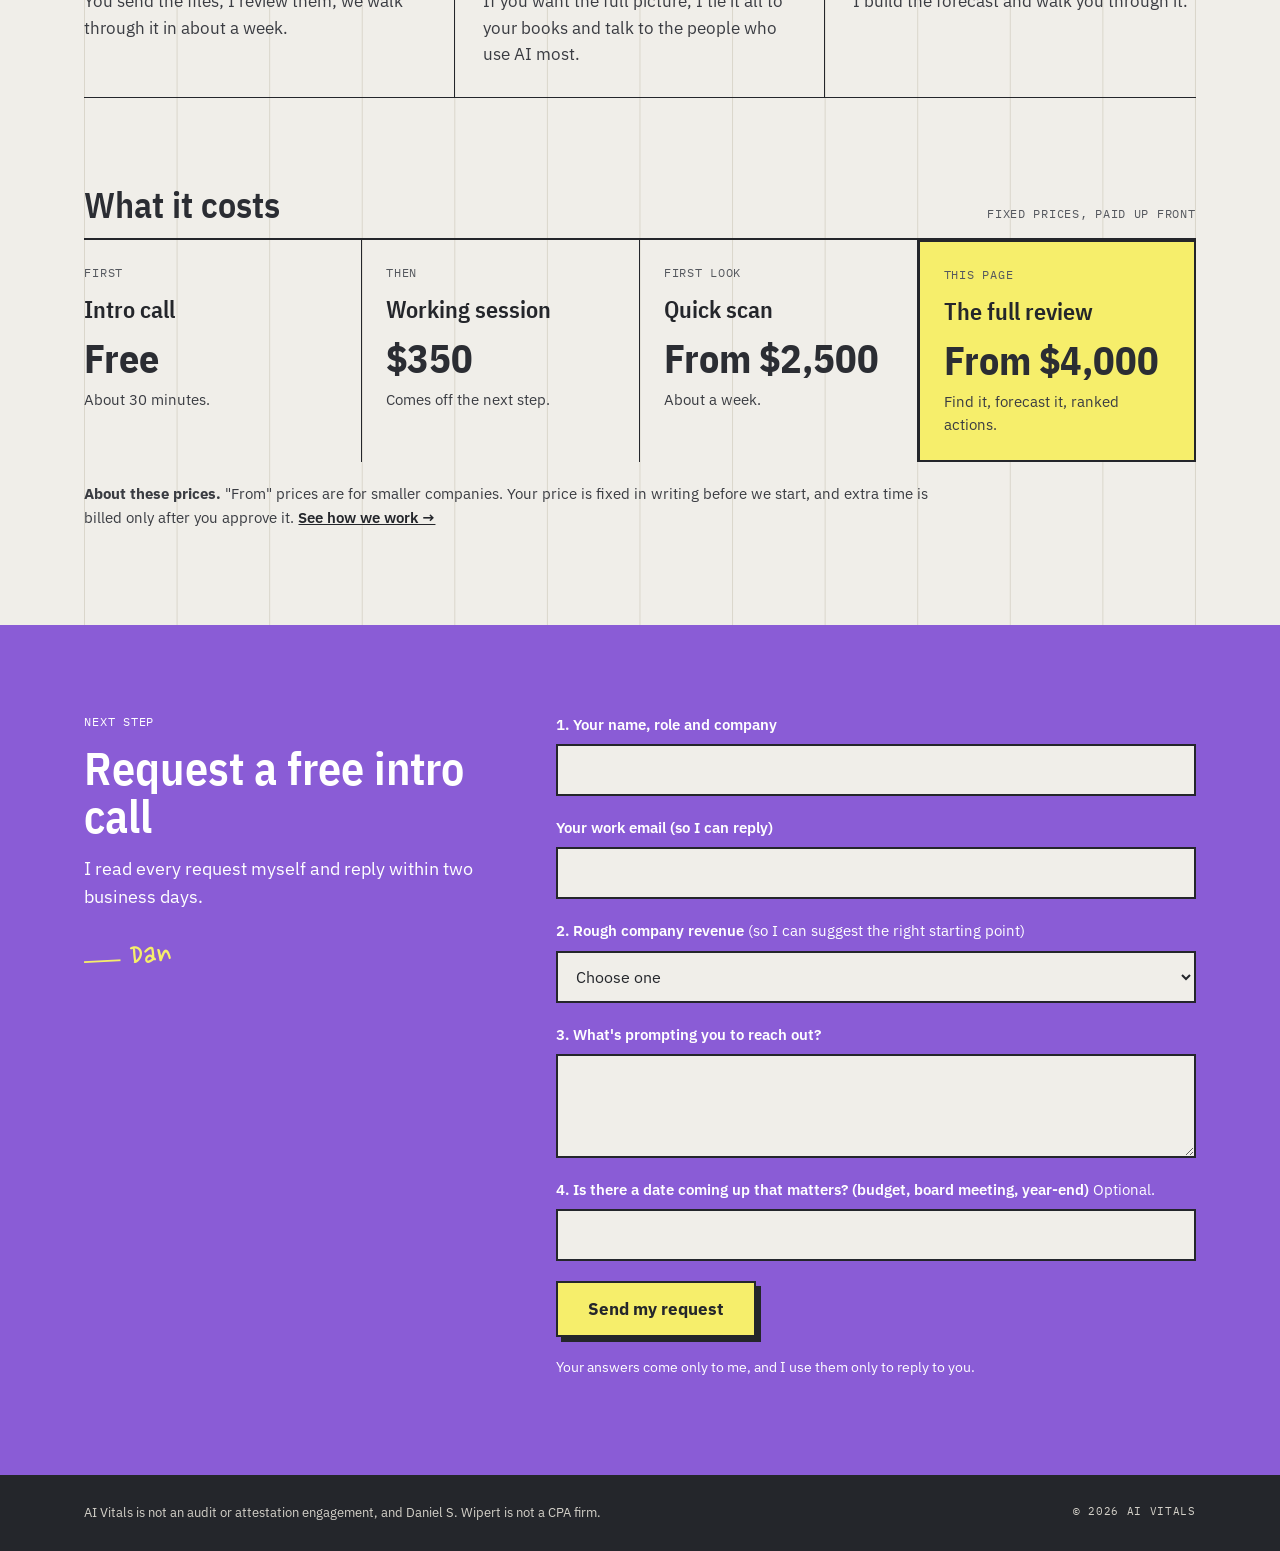
<file: readings/growing-bill.html>
<!doctype html>
<html lang="en">
<head>
  <meta charset="utf-8">
  <meta name="viewport" content="width=device-width, initial-scale=1">
  <title>Our AI bills keep growing | AI Vitals</title>
  <meta name="description" content="Find every AI charge, tie it to your books, then see the next 12–24 months with a likely, low and high case.">
  <meta property="og:title" content="Our AI bills keep growing | AI Vitals">
  <meta property="og:description" content="Find every AI charge, tie it to your books, then see the next 12–24 months with a likely, low and high case.">
  <meta property="og:type" content="website">
  <link rel="canonical" href="https://danielwipert.github.io/ai.vitals/readings/growing-bill.html">
  <meta property="og:url" content="https://danielwipert.github.io/ai.vitals/readings/growing-bill.html">
  <meta property="og:image" content="https://danielwipert.github.io/ai.vitals/assets/og-image.png">
  <meta property="og:image:width" content="1200">
  <meta property="og:image:height" content="630">
  <meta property="og:image:alt" content="AI Vitals: Do you know what AI really costs your company?">
  <meta name="twitter:card" content="summary_large_image">
  <meta name="theme-color" content="#8A5CD6">
  <link rel="icon" href="../assets/favicon.svg" type="image/svg+xml">
  <link rel="preconnect" href="https://fonts.googleapis.com">
  <link rel="preconnect" href="https://fonts.gstatic.com" crossorigin>
  <link href="https://fonts.googleapis.com/css2?family=IBM+Plex+Mono:wght@400;500&family=IBM+Plex+Sans+Condensed:ital,wght@0,600;0,700;1,600;1,700&family=IBM+Plex+Sans:ital,wght@0,400;0,500;0,600;0,700;1,400&family=Nanum+Pen+Script&display=swap" rel="stylesheet">
  <link rel="stylesheet" href="../assets/styles.css">
</head>
<body>
<a class="skip" href="#main">Skip to content</a>
<div class="gridlines" aria-hidden="true"><div><div></div></div></div>

<header class="site-header">
  <div class="wrap">
    <div class="bar">
      <div class="brand-row">
        <a class="brand" href="../index.html"><span class="brand-dot" aria-hidden="true"></span>AI VITALS</a>
        <span class="tagline">INDEPENDENT · VENDOR-FREE · SIGNED</span>
      </div>
      <nav class="nav" aria-label="Main">
        <a href="../how-we-work.html">How we work</a>
        <a href="../about.html">About</a>
        <a class="btn-violet" href="#request">Free intro call</a>
      </nav>
    </div>
  </div>
</header>
<main id="main">

  <!-- 1. Their words -->
  <section class="hero" style="padding-bottom: 72px;">
    <div class="wrap">
      <a class="back" href="../index.html">← ALL READINGS</a>
      <div class="hero-row" style="margin-top: 28px;">
        <div class="hero-main">
          <p class="label label--violet">READING 02 / THE GROWING BILL</p>
          <h1 class="h1--quote" style="font-family: var(--cond); font-weight: 600; color: #2B2D33; margin: 0; letter-spacing: -0.01em;">"Our AI bills keep growing, and I can't say <span class="hl">how big they'll get.</span>"</h1>
          <p class="lede">Find every AI charge, tie it to your books, then see the next 12–24 months.</p>
        </div>
        <div class="hero-side" style="padding-bottom: 8px;">
          <p class="pen-note">Growth isn't the problem. Surprises are.</p>
        </div>
      </div>
    </div>
  </section>

  <!-- 2. Why it's hard -->
  <section class="section section--tight-top">
    <div class="wrap">
      <div class="section-head">
        <h2 class="h2 h2--sm">Why it's hard to answer</h2>
        <span class="label">3 REASONS</span>
      </div>
      <div class="cols" style="--n: 3;">
        <div><span class="num">01</span><p style="font-size: 18px; color: #24262B;">Usage-based AI bills grow with every use.</p></div>
        <div><span class="num">02</span><p style="font-size: 18px; color: #24262B;">Renewals quietly add AI price increases.</p></div>
        <div><span class="num">03</span><p style="font-size: 18px; color: #24262B;">Teams keep adding new tools and projects.</p></div>
      </div>
    </div>
  </section>

  <!-- 3. What you get -->
  <section class="band section" style="padding: 72px 0 80px;">
    <div class="wrap split">
      <div>
        <p class="label">WHAT YOU GET</p>
        <h2 class="h2">A quick look, then the full review</h2>
        <p style="margin: 0; font-size: 18px;">Start small. Go further only if the first look shows it's worth it.</p>
      </div>
      <ul class="checks">
        <li><span><strong>First, the quick scan:</strong> a rough yearly AI number and places to save, each with a dollar estimate.</span></li>
        <li><span><strong>Then the full review:</strong> every AI charge in your records, tied to your books.</span></li>
        <li><span>A 12- and 24-month forecast with a likely, low and high case, and the biggest drivers ranked by dollars.</span></li>
        <li><span>A renewal calendar, and the forecast model handed to your team.</span></li>
      </ul>
    </div>
  </section>

  <!-- 4. How it works -->
  <section class="section">
    <div class="wrap">
      <div class="section-head">
        <h2 class="h2 h2--sm">How it works</h2>
        <span class="label">3 STEPS</span>
      </div>
      <ol class="cols" style="--n: 3; margin: 0; padding: 0; list-style: none;">
        <li><span class="label">STEP 1</span><h3 class="h3 italic">Start with the quick scan.</h3><p>You send the files; I review them; we walk through it in about a week.</p></li>
        <li><span class="label">STEP 2</span><h3 class="h3 italic">Find every charge.</h3><p>If you want the full picture, I tie it all to your books and talk to the people who use AI most.</p></li>
        <li><span class="label">STEP 3</span><h3 class="h3 italic">See where it's heading.</h3><p>I build the forecast and walk you through it.</p></li>
      </ol>
    </div>
  </section>

  <!-- 5. What it costs -->
  <section class="section section--tight-top" style="padding-bottom: 96px;">
    <div class="wrap">
      <div class="section-head">
        <h2 class="h2 h2--sm">What it costs</h2>
        <span class="label">FIXED PRICES, PAID UP FRONT</span>
      </div>
      <div class="prices" style="--n: 4;">
        <div class="price"><span class="label">FIRST</span><span class="name">Intro call</span><span class="amt">Free</span><span class="note">About 30 minutes.</span></div>
        <div class="price"><span class="label">THEN</span><span class="name">Working session</span><span class="amt">$350</span><span class="note">Comes off the next step.</span></div>
        <div class="price"><span class="label">FIRST LOOK</span><span class="name">Quick scan</span><span class="amt">From $2,500</span><span class="note">About a week.</span></div>
        <div class="price price--this"><span class="label">THIS PAGE</span><span class="name">The full review</span><span class="amt">From $4,000</span><span class="note">Find it, forecast it, ranked actions.</span></div>
      </div>
      <p class="fine"><strong>About these prices.</strong> "From" prices are for smaller companies. Your price is fixed in writing before we start, and extra time is billed only after you approve it. <a href="../how-we-work.html" style="font-weight: 600;">See how we work →</a></p>
    </div>
  </section>

  <!-- Request -->
  <section id="request" class="band request">
    <div class="wrap split">
      <div>
        <p class="label">NEXT STEP</p>
        <h2 class="h2">Request a free intro call</h2>
        <p>I read every request myself and reply within two business days.</p>
        <p class="pen-note" style="font-size: 36px; margin-top: 6px;">— Dan</p>
      </div>
      <form class="form" data-request action="https://formspree.io/f/mqpporre" method="POST" aria-label="Request a free intro call">
        <input type="hidden" name="door" value="Reading 02, the growing bill">
        <input type="hidden" name="_subject" value="AI Vitals request (Reading 02, the growing bill)">
        <div class="hp" aria-hidden="true"><label for="growing-gotcha">Leave this empty</label><input id="growing-gotcha" type="text" name="_gotcha" tabindex="-1" autocomplete="off"></div>
        <div class="field">
          <label for="growing-name">1. Your name, role and company</label>
          <input id="growing-name" name="name_role_company" type="text" autocomplete="name" required>
        </div>
        <div class="field">
          <label for="growing-email">Your work email (so I can reply)</label>
          <input id="growing-email" name="email" type="email" autocomplete="email" required>
        </div>
        <div class="field">
          <label for="growing-rev">2. Rough company revenue <span style="font-weight: 400;">(so I can suggest the right starting point)</span></label>
          <select id="growing-rev" name="revenue" required>
            <option value="">Choose one</option>
            <option>Under $100M</option>
            <option>$100M–$250M</option>
            <option>$250M–$500M</option>
            <option>Over $500M</option>
          </select>
        </div>
        <div class="field">
          <label for="growing-why">3. What's prompting you to reach out?</label>
          <textarea id="growing-why" name="reason" rows="3" required></textarea>
        </div>
        <div class="field">
          <label for="growing-date">4. Is there a date coming up that matters? (budget, board meeting, year-end) <span style="font-weight: 400;">Optional.</span></label>
          <input id="growing-date" name="date_that_matters" type="text">
        </div>
        <div><button class="btn" type="submit">Send my request</button></div>
        <p class="form-status" role="status" aria-live="polite"></p>
        <p class="form-note">Your answers come only to me, and I use them only to reply to you.</p>
      </form>
    </div>
  </section>

</main>

<footer class="site-footer">
  <div class="wrap">
    <p>AI Vitals is not an audit or attestation engagement, and Daniel S. Wipert is not a CPA firm.</p>
    <p class="label">© 2026 AI VITALS</p>
  </div>
</footer>

<script src="../assets/site.js"></script>
<!-- Cloudflare Web Analytics --><script type='module' src='https://static.cloudflareinsights.com/beacon.min.js' data-cf-beacon='{"token": "8fdbd2d704d047c79d39d3ba5b70a577"}'></script><!-- End Cloudflare Web Analytics -->
</body>
</html>
</file>
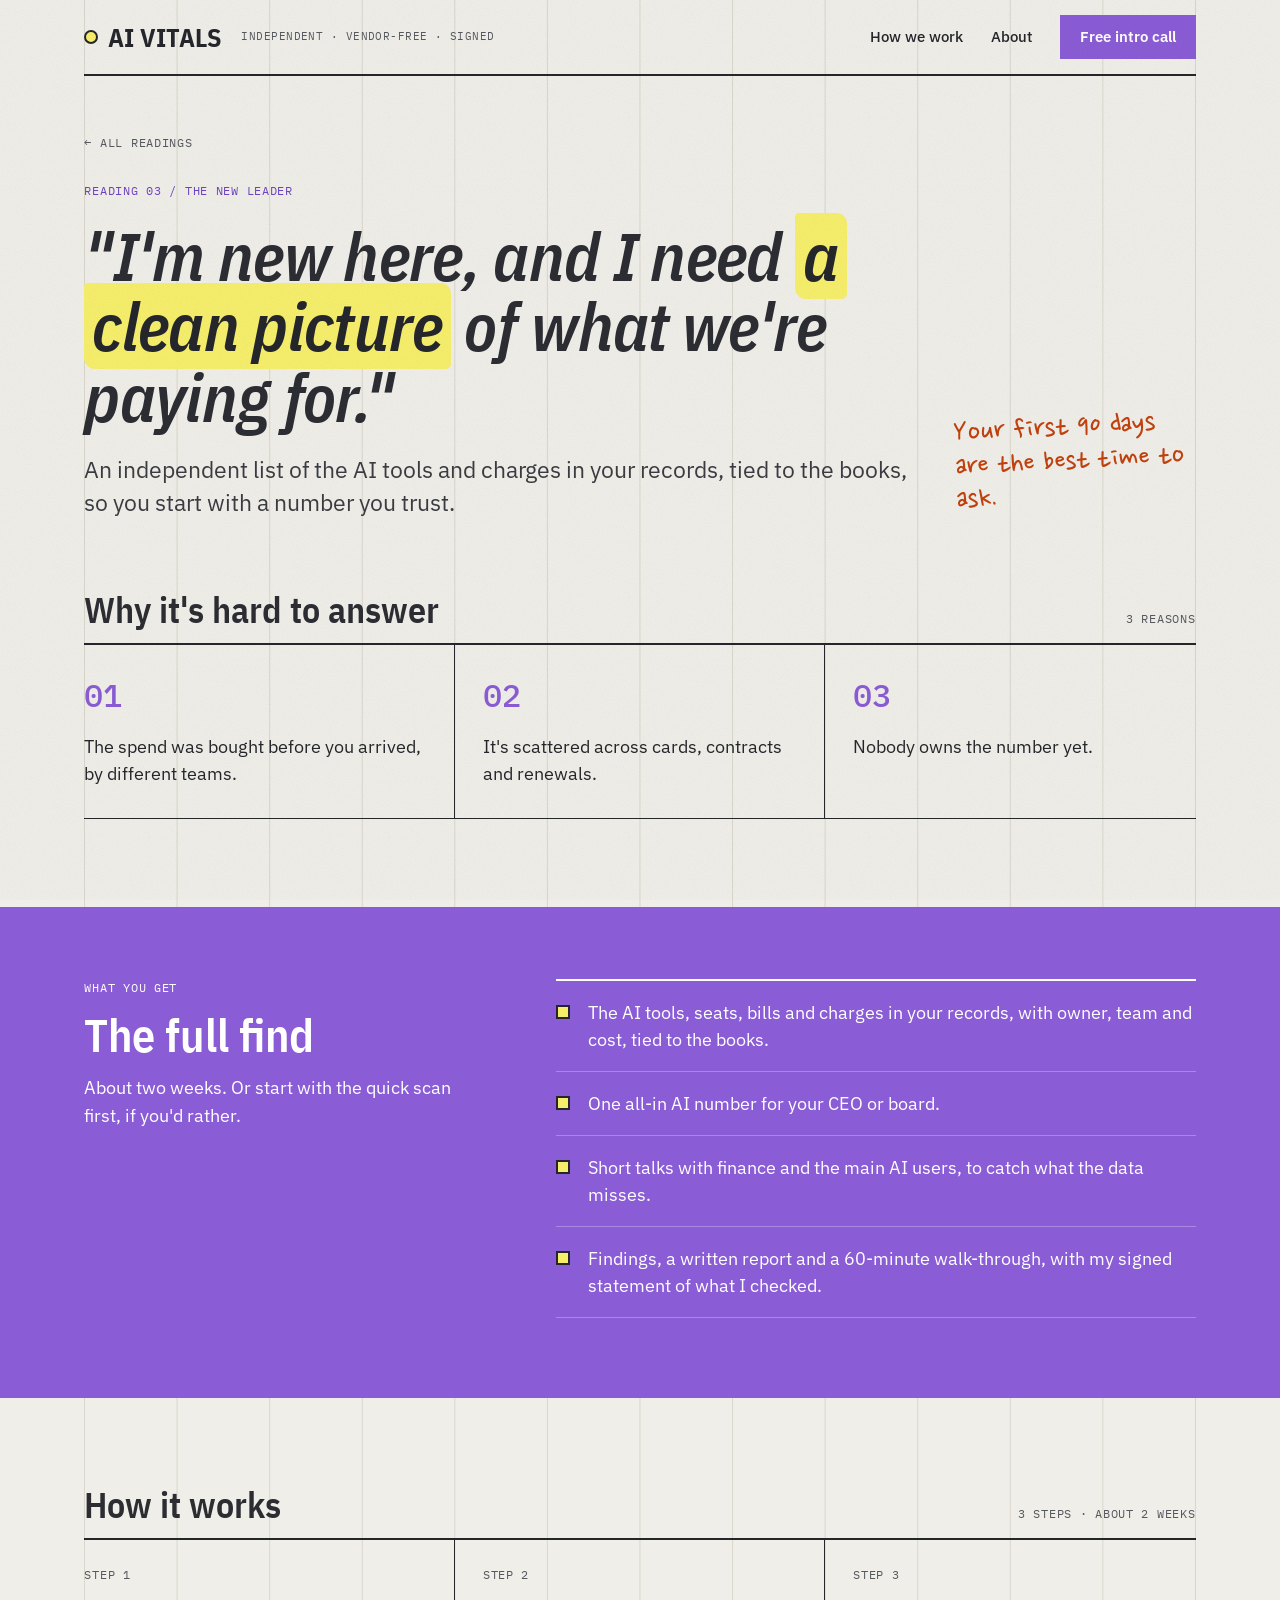
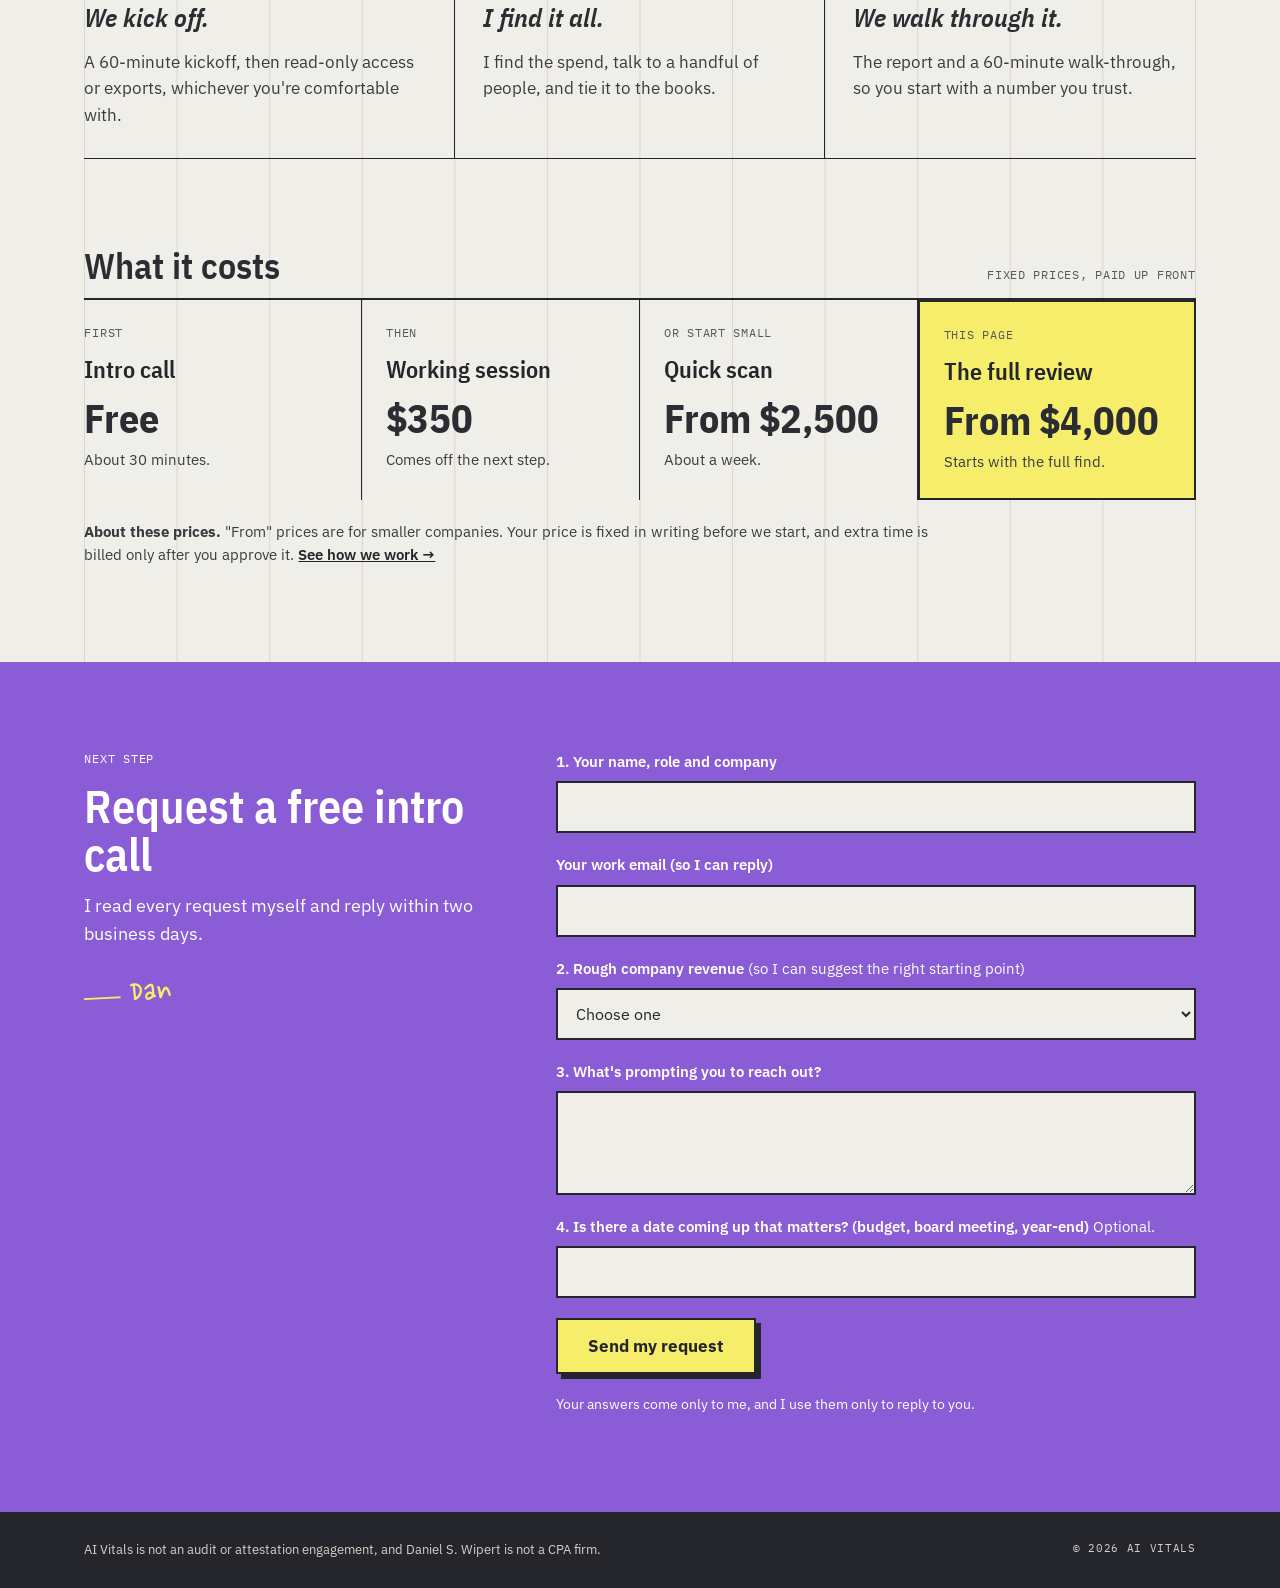
<file: readings/new-leader.html>
<!doctype html>
<html lang="en">
<head>
  <meta charset="utf-8">
  <meta name="viewport" content="width=device-width, initial-scale=1">
  <title>I&#x27;m new here, and I need a clean picture | AI Vitals</title>
  <meta name="description" content="An independent list of the AI tools and charges in your records, tied to the books, so you start with a number you trust.">
  <meta property="og:title" content="I&#x27;m new here, and I need a clean picture | AI Vitals">
  <meta property="og:description" content="An independent list of the AI tools and charges in your records, tied to the books, so you start with a number you trust.">
  <meta property="og:type" content="website">
  <link rel="canonical" href="https://danielwipert.github.io/ai.vitals/readings/new-leader.html">
  <meta property="og:url" content="https://danielwipert.github.io/ai.vitals/readings/new-leader.html">
  <meta property="og:image" content="https://danielwipert.github.io/ai.vitals/assets/og-image.png">
  <meta property="og:image:width" content="1200">
  <meta property="og:image:height" content="630">
  <meta property="og:image:alt" content="AI Vitals: Do you know what AI really costs your company?">
  <meta name="twitter:card" content="summary_large_image">
  <meta name="theme-color" content="#8A5CD6">
  <link rel="icon" href="../assets/favicon.svg" type="image/svg+xml">
  <link rel="preconnect" href="https://fonts.googleapis.com">
  <link rel="preconnect" href="https://fonts.gstatic.com" crossorigin>
  <link href="https://fonts.googleapis.com/css2?family=IBM+Plex+Mono:wght@400;500&family=IBM+Plex+Sans+Condensed:ital,wght@0,600;0,700;1,600;1,700&family=IBM+Plex+Sans:ital,wght@0,400;0,500;0,600;0,700;1,400&family=Nanum+Pen+Script&display=swap" rel="stylesheet">
  <link rel="stylesheet" href="../assets/styles.css">
</head>
<body>
<a class="skip" href="#main">Skip to content</a>
<div class="gridlines" aria-hidden="true"><div><div></div></div></div>

<header class="site-header">
  <div class="wrap">
    <div class="bar">
      <div class="brand-row">
        <a class="brand" href="../index.html"><span class="brand-dot" aria-hidden="true"></span>AI VITALS</a>
        <span class="tagline">INDEPENDENT · VENDOR-FREE · SIGNED</span>
      </div>
      <nav class="nav" aria-label="Main">
        <a href="../how-we-work.html">How we work</a>
        <a href="../about.html">About</a>
        <a class="btn-violet" href="#request">Free intro call</a>
      </nav>
    </div>
  </div>
</header>
<main id="main">

  <!-- 1. Their words -->
  <section class="hero" style="padding-bottom: 72px;">
    <div class="wrap">
      <a class="back" href="../index.html">← ALL READINGS</a>
      <div class="hero-row" style="margin-top: 28px;">
        <div class="hero-main">
          <p class="label label--violet">READING 03 / THE NEW LEADER</p>
          <h1 class="h1--quote" style="font-family: var(--cond); font-weight: 600; color: #2B2D33; margin: 0; letter-spacing: -0.01em;">"I'm new here, and I need <span class="hl">a clean picture</span> of what we're paying for."</h1>
          <p class="lede">An independent list of the AI tools and charges in your records, tied to the books, so you start with a number you trust.</p>
        </div>
        <div class="hero-side" style="padding-bottom: 8px;">
          <p class="pen-note">Your first 90 days are the best time to ask.</p>
        </div>
      </div>
    </div>
  </section>

  <!-- 2. Why it's hard -->
  <section class="section section--tight-top">
    <div class="wrap">
      <div class="section-head">
        <h2 class="h2 h2--sm">Why it's hard to answer</h2>
        <span class="label">3 REASONS</span>
      </div>
      <div class="cols" style="--n: 3;">
        <div><span class="num">01</span><p style="font-size: 18px; color: #24262B;">The spend was bought before you arrived, by different teams.</p></div>
        <div><span class="num">02</span><p style="font-size: 18px; color: #24262B;">It's scattered across cards, contracts and renewals.</p></div>
        <div><span class="num">03</span><p style="font-size: 18px; color: #24262B;">Nobody owns the number yet.</p></div>
      </div>
    </div>
  </section>

  <!-- 3. What you get -->
  <section class="band section" style="padding: 72px 0 80px;">
    <div class="wrap split">
      <div>
        <p class="label">WHAT YOU GET</p>
        <h2 class="h2">The full find</h2>
        <p style="margin: 0; font-size: 18px;">About two weeks. Or start with the quick scan first, if you'd rather.</p>
      </div>
      <ul class="checks">
        <li><span>The AI tools, seats, bills and charges in your records, with owner, team and cost, tied to the books.</span></li>
        <li><span>One all-in AI number for your CEO or board.</span></li>
        <li><span>Short talks with finance and the main AI users, to catch what the data misses.</span></li>
        <li><span>Findings, a written report and a 60-minute walk-through, with my signed statement of what I checked.</span></li>
      </ul>
    </div>
  </section>

  <!-- 4. How it works -->
  <section class="section">
    <div class="wrap">
      <div class="section-head">
        <h2 class="h2 h2--sm">How it works</h2>
        <span class="label">3 STEPS · ABOUT 2 WEEKS</span>
      </div>
      <ol class="cols" style="--n: 3; margin: 0; padding: 0; list-style: none;">
        <li><span class="label">STEP 1</span><h3 class="h3 italic">We kick off.</h3><p>A 60-minute kickoff, then read-only access or exports, whichever you're comfortable with.</p></li>
        <li><span class="label">STEP 2</span><h3 class="h3 italic">I find it all.</h3><p>I find the spend, talk to a handful of people, and tie it to the books.</p></li>
        <li><span class="label">STEP 3</span><h3 class="h3 italic">We walk through it.</h3><p>The report and a 60-minute walk-through, so you start with a number you trust.</p></li>
      </ol>
    </div>
  </section>

  <!-- 5. What it costs -->
  <section class="section section--tight-top" style="padding-bottom: 96px;">
    <div class="wrap">
      <div class="section-head">
        <h2 class="h2 h2--sm">What it costs</h2>
        <span class="label">FIXED PRICES, PAID UP FRONT</span>
      </div>
      <div class="prices" style="--n: 4;">
        <div class="price"><span class="label">FIRST</span><span class="name">Intro call</span><span class="amt">Free</span><span class="note">About 30 minutes.</span></div>
        <div class="price"><span class="label">THEN</span><span class="name">Working session</span><span class="amt">$350</span><span class="note">Comes off the next step.</span></div>
        <div class="price"><span class="label">OR START SMALL</span><span class="name">Quick scan</span><span class="amt">From $2,500</span><span class="note">About a week.</span></div>
        <div class="price price--this"><span class="label">THIS PAGE</span><span class="name">The full review</span><span class="amt">From $4,000</span><span class="note">Starts with the full find.</span></div>
      </div>
      <p class="fine"><strong>About these prices.</strong> "From" prices are for smaller companies. Your price is fixed in writing before we start, and extra time is billed only after you approve it. <a href="../how-we-work.html" style="font-weight: 600;">See how we work →</a></p>
    </div>
  </section>

  <!-- Request -->
  <section id="request" class="band request">
    <div class="wrap split">
      <div>
        <p class="label">NEXT STEP</p>
        <h2 class="h2">Request a free intro call</h2>
        <p>I read every request myself and reply within two business days.</p>
        <p class="pen-note" style="font-size: 36px; margin-top: 6px;">— Dan</p>
      </div>
      <form class="form" data-request action="https://formspree.io/f/mqpporre" method="POST" aria-label="Request a free intro call">
        <input type="hidden" name="door" value="Reading 03, the new leader">
        <input type="hidden" name="_subject" value="AI Vitals request (Reading 03, the new leader)">
        <div class="hp" aria-hidden="true"><label for="newleader-gotcha">Leave this empty</label><input id="newleader-gotcha" type="text" name="_gotcha" tabindex="-1" autocomplete="off"></div>
        <div class="field">
          <label for="newleader-name">1. Your name, role and company</label>
          <input id="newleader-name" name="name_role_company" type="text" autocomplete="name" required>
        </div>
        <div class="field">
          <label for="newleader-email">Your work email (so I can reply)</label>
          <input id="newleader-email" name="email" type="email" autocomplete="email" required>
        </div>
        <div class="field">
          <label for="newleader-rev">2. Rough company revenue <span style="font-weight: 400;">(so I can suggest the right starting point)</span></label>
          <select id="newleader-rev" name="revenue" required>
            <option value="">Choose one</option>
            <option>Under $100M</option>
            <option>$100M–$250M</option>
            <option>$250M–$500M</option>
            <option>Over $500M</option>
          </select>
        </div>
        <div class="field">
          <label for="newleader-why">3. What's prompting you to reach out?</label>
          <textarea id="newleader-why" name="reason" rows="3" required></textarea>
        </div>
        <div class="field">
          <label for="newleader-date">4. Is there a date coming up that matters? (budget, board meeting, year-end) <span style="font-weight: 400;">Optional.</span></label>
          <input id="newleader-date" name="date_that_matters" type="text">
        </div>
        <div><button class="btn" type="submit">Send my request</button></div>
        <p class="form-status" role="status" aria-live="polite"></p>
        <p class="form-note">Your answers come only to me, and I use them only to reply to you.</p>
      </form>
    </div>
  </section>

</main>

<footer class="site-footer">
  <div class="wrap">
    <p>AI Vitals is not an audit or attestation engagement, and Daniel S. Wipert is not a CPA firm.</p>
    <p class="label">© 2026 AI VITALS</p>
  </div>
</footer>

<script src="../assets/site.js"></script>
<!-- Cloudflare Web Analytics --><script type='module' src='https://static.cloudflareinsights.com/beacon.min.js' data-cf-beacon='{"token": "8fdbd2d704d047c79d39d3ba5b70a577"}'></script><!-- End Cloudflare Web Analytics -->
</body>
</html>
</file>
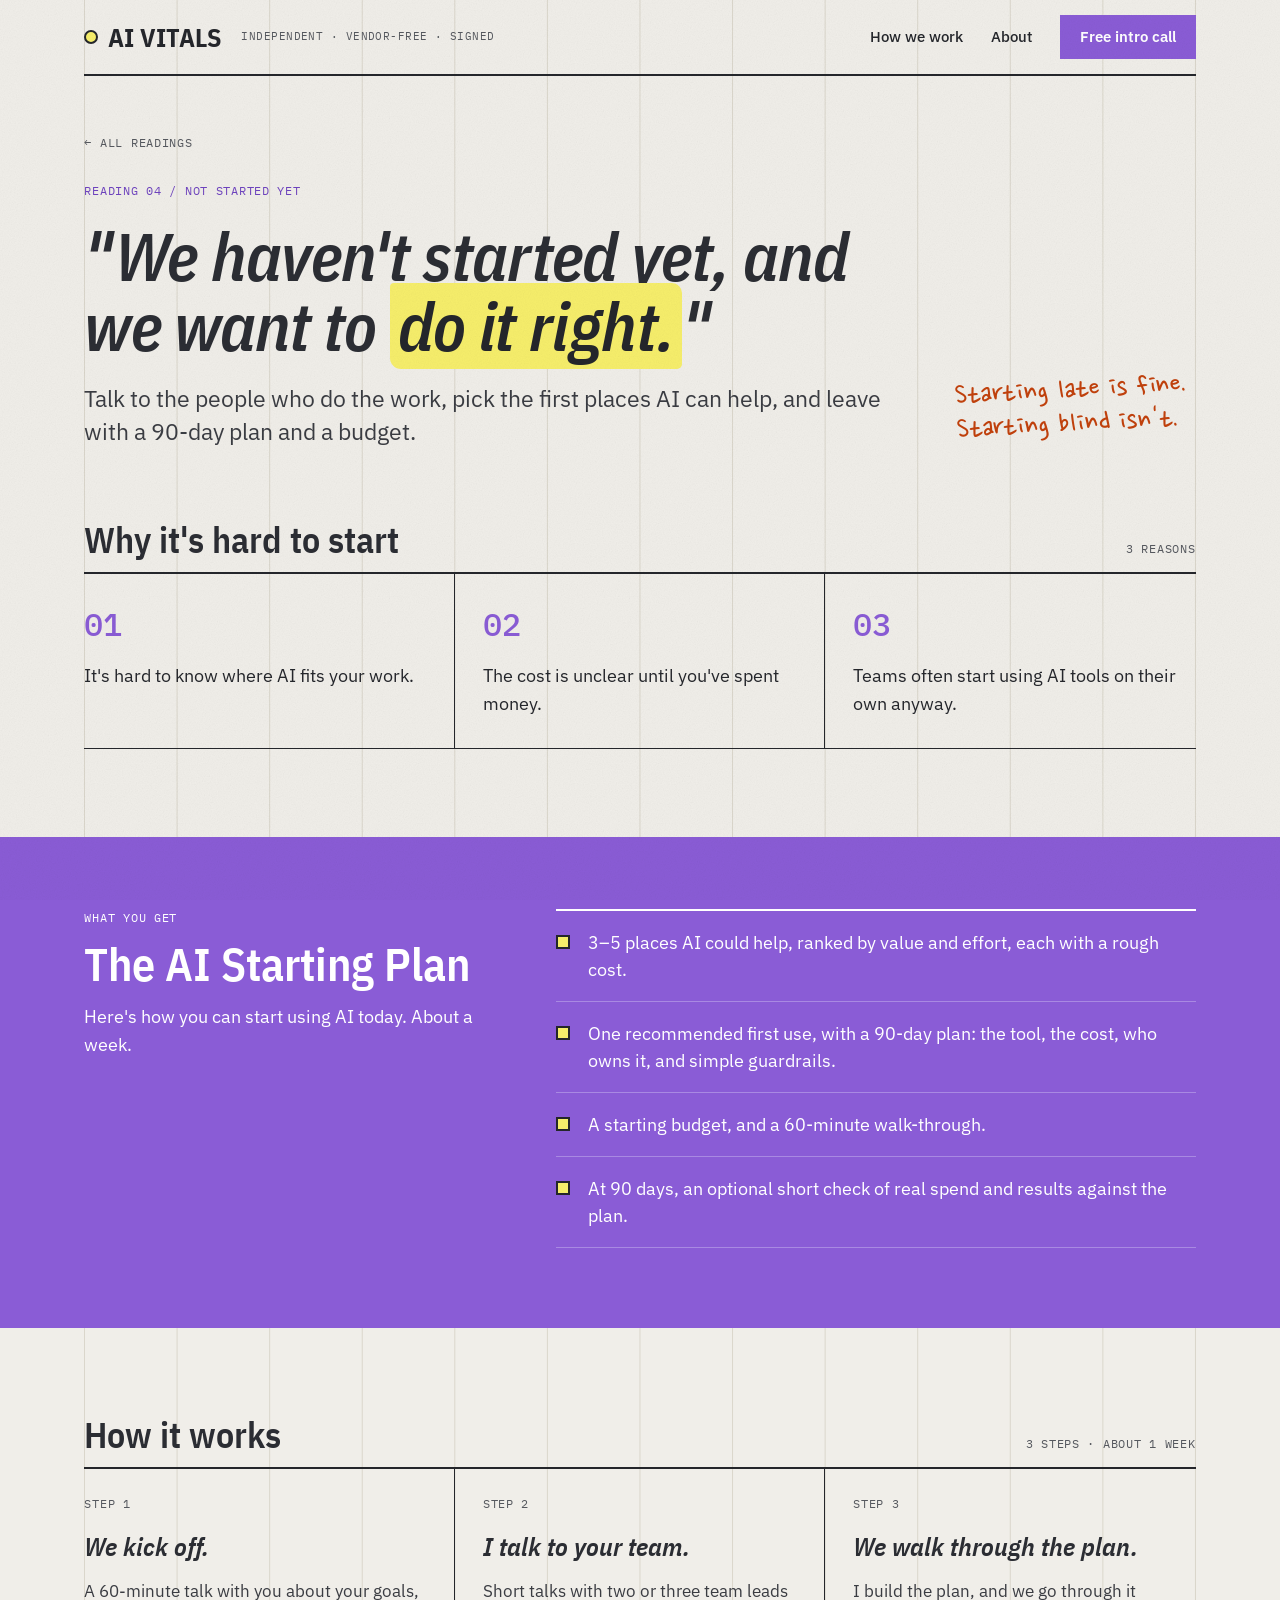
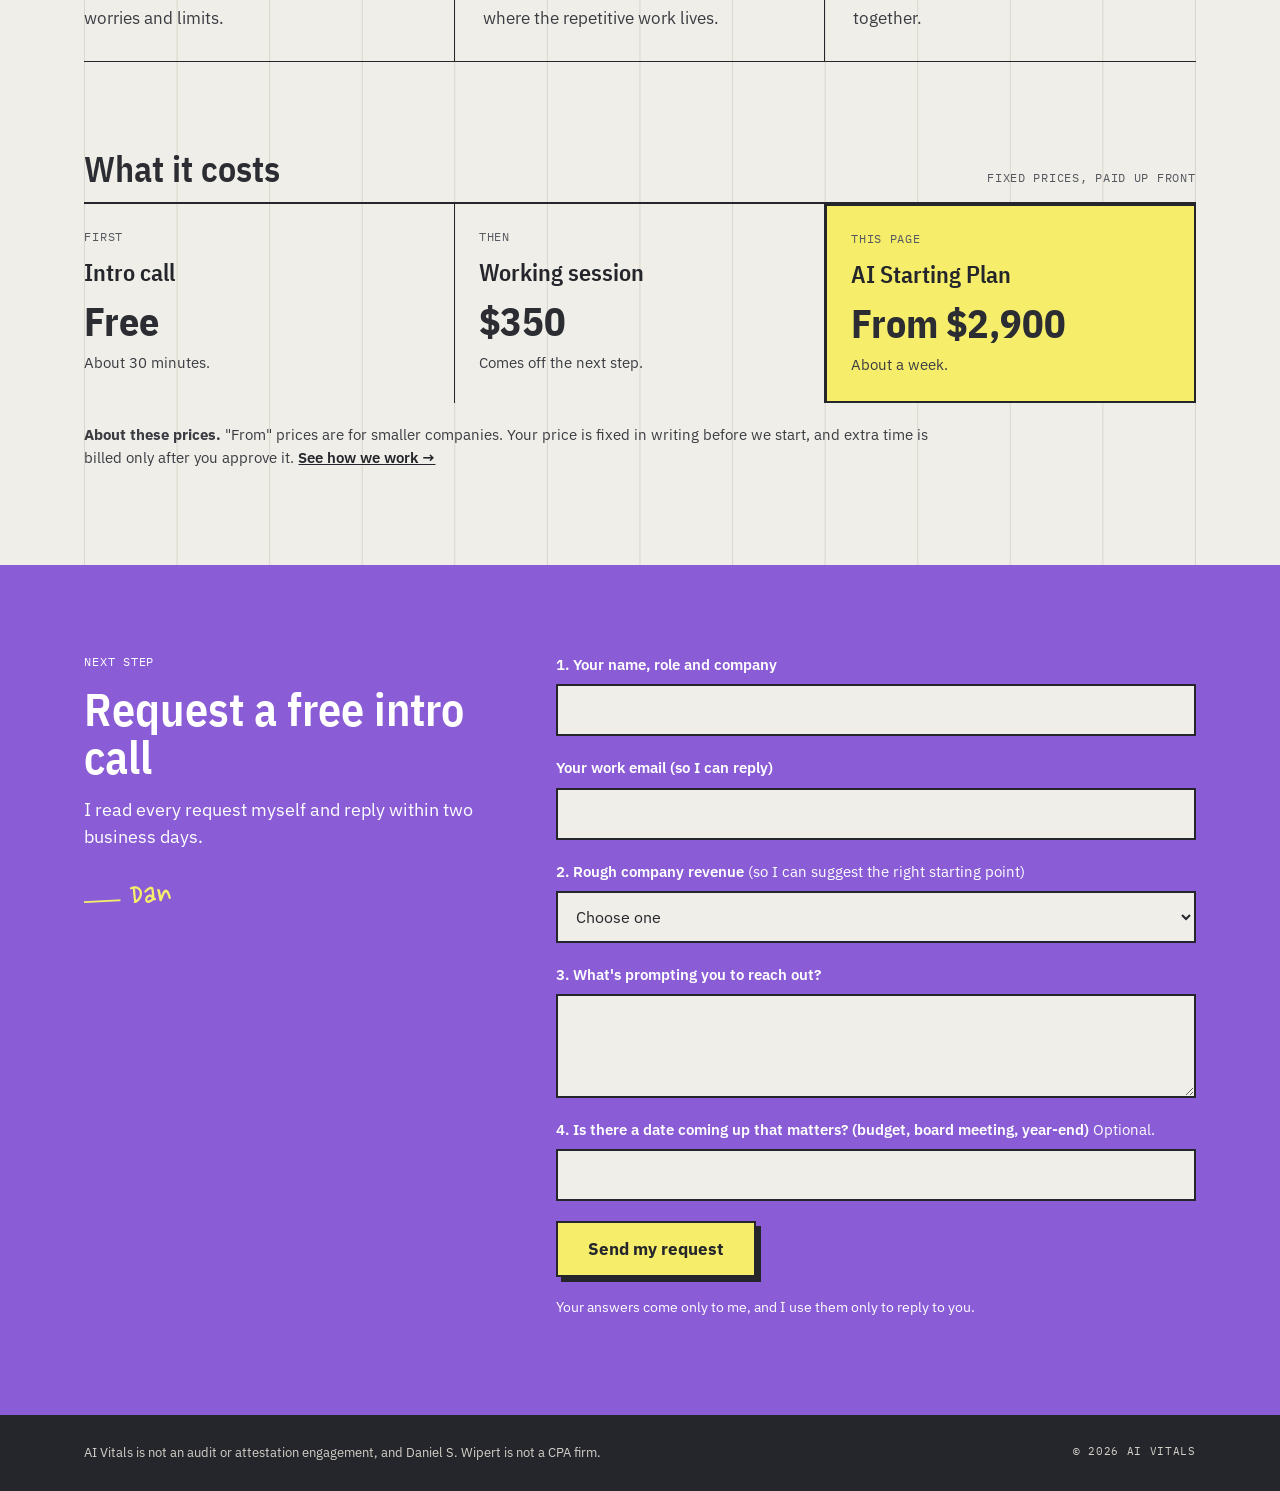
<file: readings/not-started.html>
<!doctype html>
<html lang="en">
<head>
  <meta charset="utf-8">
  <meta name="viewport" content="width=device-width, initial-scale=1">
  <title>We haven&#x27;t started yet, and we want to do it right | AI Vitals</title>
  <meta name="description" content="Talk to the people who do the work, pick the first places AI can help, and leave with a 90-day plan and a budget.">
  <meta property="og:title" content="We haven&#x27;t started yet, and we want to do it right | AI Vitals">
  <meta property="og:description" content="Talk to the people who do the work, pick the first places AI can help, and leave with a 90-day plan and a budget.">
  <meta property="og:type" content="website">
  <link rel="canonical" href="https://danielwipert.github.io/ai.vitals/readings/not-started.html">
  <meta property="og:url" content="https://danielwipert.github.io/ai.vitals/readings/not-started.html">
  <meta property="og:image" content="https://danielwipert.github.io/ai.vitals/assets/og-image.png">
  <meta property="og:image:width" content="1200">
  <meta property="og:image:height" content="630">
  <meta property="og:image:alt" content="AI Vitals: Do you know what AI really costs your company?">
  <meta name="twitter:card" content="summary_large_image">
  <meta name="theme-color" content="#8A5CD6">
  <link rel="icon" href="../assets/favicon.svg" type="image/svg+xml">
  <link rel="preconnect" href="https://fonts.googleapis.com">
  <link rel="preconnect" href="https://fonts.gstatic.com" crossorigin>
  <link href="https://fonts.googleapis.com/css2?family=IBM+Plex+Mono:wght@400;500&family=IBM+Plex+Sans+Condensed:ital,wght@0,600;0,700;1,600;1,700&family=IBM+Plex+Sans:ital,wght@0,400;0,500;0,600;0,700;1,400&family=Nanum+Pen+Script&display=swap" rel="stylesheet">
  <link rel="stylesheet" href="../assets/styles.css">
</head>
<body>
<a class="skip" href="#main">Skip to content</a>
<div class="gridlines" aria-hidden="true"><div><div></div></div></div>

<header class="site-header">
  <div class="wrap">
    <div class="bar">
      <div class="brand-row">
        <a class="brand" href="../index.html"><span class="brand-dot" aria-hidden="true"></span>AI VITALS</a>
        <span class="tagline">INDEPENDENT · VENDOR-FREE · SIGNED</span>
      </div>
      <nav class="nav" aria-label="Main">
        <a href="../how-we-work.html">How we work</a>
        <a href="../about.html">About</a>
        <a class="btn-violet" href="#request">Free intro call</a>
      </nav>
    </div>
  </div>
</header>
<main id="main">

  <!-- 1. Their words -->
  <section class="hero" style="padding-bottom: 72px;">
    <div class="wrap">
      <a class="back" href="../index.html">← ALL READINGS</a>
      <div class="hero-row" style="margin-top: 28px;">
        <div class="hero-main">
          <p class="label label--violet">READING 04 / NOT STARTED YET</p>
          <h1 class="h1--quote" style="font-family: var(--cond); font-weight: 600; color: #2B2D33; margin: 0; letter-spacing: -0.01em;">"We haven't started yet, and we want to <span class="hl">do it right.</span>"</h1>
          <p class="lede">Talk to the people who do the work, pick the first places AI can help, and leave with a 90-day plan and a budget.</p>
        </div>
        <div class="hero-side" style="padding-bottom: 8px;">
          <p class="pen-note">Starting late is fine. Starting blind isn't.</p>
        </div>
      </div>
    </div>
  </section>

  <!-- 2. Why it's hard -->
  <section class="section section--tight-top">
    <div class="wrap">
      <div class="section-head">
        <h2 class="h2 h2--sm">Why it's hard to start</h2>
        <span class="label">3 REASONS</span>
      </div>
      <div class="cols" style="--n: 3;">
        <div><span class="num">01</span><p style="font-size: 18px; color: #24262B;">It's hard to know where AI fits your work.</p></div>
        <div><span class="num">02</span><p style="font-size: 18px; color: #24262B;">The cost is unclear until you've spent money.</p></div>
        <div><span class="num">03</span><p style="font-size: 18px; color: #24262B;">Teams often start using AI tools on their own anyway.</p></div>
      </div>
    </div>
  </section>

  <!-- 3. What you get -->
  <section class="band section" style="padding: 72px 0 80px;">
    <div class="wrap split">
      <div>
        <p class="label">WHAT YOU GET</p>
        <h2 class="h2">The AI Starting Plan</h2>
        <p style="margin: 0; font-size: 18px;">Here's how you can start using AI today. About a week.</p>
      </div>
      <ul class="checks">
        <li><span>3–5 places AI could help, ranked by value and effort, each with a rough cost.</span></li>
        <li><span>One recommended first use, with a 90-day plan: the tool, the cost, who owns it, and simple guardrails.</span></li>
        <li><span>A starting budget, and a 60-minute walk-through.</span></li>
        <li><span>At 90 days, an optional short check of real spend and results against the plan.</span></li>
      </ul>
    </div>
  </section>

  <!-- 4. How it works -->
  <section class="section">
    <div class="wrap">
      <div class="section-head">
        <h2 class="h2 h2--sm">How it works</h2>
        <span class="label">3 STEPS · ABOUT 1 WEEK</span>
      </div>
      <ol class="cols" style="--n: 3; margin: 0; padding: 0; list-style: none;">
        <li><span class="label">STEP 1</span><h3 class="h3 italic">We kick off.</h3><p>A 60-minute talk with you about your goals, worries and limits.</p></li>
        <li><span class="label">STEP 2</span><h3 class="h3 italic">I talk to your team.</h3><p>Short talks with two or three team leads where the repetitive work lives.</p></li>
        <li><span class="label">STEP 3</span><h3 class="h3 italic">We walk through the plan.</h3><p>I build the plan, and we go through it together.</p></li>
      </ol>
    </div>
  </section>

  <!-- 5. What it costs -->
  <section class="section section--tight-top" style="padding-bottom: 96px;">
    <div class="wrap">
      <div class="section-head">
        <h2 class="h2 h2--sm">What it costs</h2>
        <span class="label">FIXED PRICES, PAID UP FRONT</span>
      </div>
      <div class="prices" style="--n: 3;">
        <div class="price"><span class="label">FIRST</span><span class="name">Intro call</span><span class="amt">Free</span><span class="note">About 30 minutes.</span></div>
        <div class="price"><span class="label">THEN</span><span class="name">Working session</span><span class="amt">$350</span><span class="note">Comes off the next step.</span></div>
        <div class="price price--this"><span class="label">THIS PAGE</span><span class="name">AI Starting Plan</span><span class="amt">From $2,900</span><span class="note">About a week.</span></div>
      </div>
      <p class="fine"><strong>About these prices.</strong> "From" prices are for smaller companies. Your price is fixed in writing before we start, and extra time is billed only after you approve it. <a href="../how-we-work.html" style="font-weight: 600;">See how we work →</a></p>
    </div>
  </section>

  <!-- Request -->
  <section id="request" class="band request">
    <div class="wrap split">
      <div>
        <p class="label">NEXT STEP</p>
        <h2 class="h2">Request a free intro call</h2>
        <p>I read every request myself and reply within two business days.</p>
        <p class="pen-note" style="font-size: 36px; margin-top: 6px;">— Dan</p>
      </div>
      <form class="form" data-request action="https://formspree.io/f/mqpporre" method="POST" aria-label="Request a free intro call">
        <input type="hidden" name="door" value="Reading 04, not started yet">
        <input type="hidden" name="_subject" value="AI Vitals request (Reading 04, not started yet)">
        <div class="hp" aria-hidden="true"><label for="notstarted-gotcha">Leave this empty</label><input id="notstarted-gotcha" type="text" name="_gotcha" tabindex="-1" autocomplete="off"></div>
        <div class="field">
          <label for="notstarted-name">1. Your name, role and company</label>
          <input id="notstarted-name" name="name_role_company" type="text" autocomplete="name" required>
        </div>
        <div class="field">
          <label for="notstarted-email">Your work email (so I can reply)</label>
          <input id="notstarted-email" name="email" type="email" autocomplete="email" required>
        </div>
        <div class="field">
          <label for="notstarted-rev">2. Rough company revenue <span style="font-weight: 400;">(so I can suggest the right starting point)</span></label>
          <select id="notstarted-rev" name="revenue" required>
            <option value="">Choose one</option>
            <option>Under $100M</option>
            <option>$100M–$250M</option>
            <option>$250M–$500M</option>
            <option>Over $500M</option>
          </select>
        </div>
        <div class="field">
          <label for="notstarted-why">3. What's prompting you to reach out?</label>
          <textarea id="notstarted-why" name="reason" rows="3" required></textarea>
        </div>
        <div class="field">
          <label for="notstarted-date">4. Is there a date coming up that matters? (budget, board meeting, year-end) <span style="font-weight: 400;">Optional.</span></label>
          <input id="notstarted-date" name="date_that_matters" type="text">
        </div>
        <div><button class="btn" type="submit">Send my request</button></div>
        <p class="form-status" role="status" aria-live="polite"></p>
        <p class="form-note">Your answers come only to me, and I use them only to reply to you.</p>
      </form>
    </div>
  </section>

</main>

<footer class="site-footer">
  <div class="wrap">
    <p>AI Vitals is not an audit or attestation engagement, and Daniel S. Wipert is not a CPA firm.</p>
    <p class="label">© 2026 AI VITALS</p>
  </div>
</footer>

<script src="../assets/site.js"></script>
<!-- Cloudflare Web Analytics --><script type='module' src='https://static.cloudflareinsights.com/beacon.min.js' data-cf-beacon='{"token": "8fdbd2d704d047c79d39d3ba5b70a577"}'></script><!-- End Cloudflare Web Analytics -->
</body>
</html>
</file>
<file: assets/styles.css>
/* AI Vitals: "a readout, marked up by hand." Final look, Decisions 79–80. */

:root {
  --paper: #F0EEE9;        /* Cloud Dancer */
  --ink: #24262B;          /* charcoal text */
  --head: #2B2D33;         /* headline charcoal */
  --text-2: #3A3C42;       /* secondary text */
  --muted: #55585E;        /* labels */
  --grid: #DAD6CB;         /* faint grid lines */
  --violet: #8A5CD6;       /* the band */
  --violet-line: #A989E2;  /* rules on the band */
  --highlight: #F6EE6B;    /* highlighter yellow */
  --pen: #C2410C;          /* red-orange pen notes */
  --circle: #F0956B;       /* soft coral circle */
  --photo: #E3DFD5;
  --gutter: clamp(20px, 6.6vw, 96px);

  --sans: 'IBM Plex Sans', system-ui, sans-serif;
  --cond: 'IBM Plex Sans Condensed', 'IBM Plex Sans', system-ui, sans-serif;
  --mono: 'IBM Plex Mono', ui-monospace, monospace;
  --hand: 'Nanum Pen Script', cursive;
}

*, *::before, *::after { box-sizing: border-box; }

html { -webkit-text-size-adjust: 100%; scroll-behavior: smooth; }

body {
  margin: 0;
  background: var(--paper);
  color: var(--ink);
  font-family: var(--sans);
  font-size: 17px;
  line-height: 1.55;
  position: relative;
  overflow-x: hidden;
}

/* Paper grain over everything */
body::after {
  content: "";
  position: fixed;
  inset: 0;
  pointer-events: none;
  z-index: 50;
  opacity: 0.10;
  mix-blend-mode: multiply;
  background-image: url("data:image/svg+xml;utf8,<svg xmlns='http://www.w3.org/2000/svg' width='240' height='240'><filter id='n'><feTurbulence type='fractalNoise' baseFrequency='0.85' numOctaves='2' stitchTiles='stitch'/><feColorMatrix type='saturate' values='0'/></filter><rect width='100%' height='100%' filter='url(%23n)'/></svg>");
}

/* Faint 12-column grid lines behind the page */
.gridlines {
  position: absolute;
  inset: 0;
  pointer-events: none;
  z-index: 0;
}
.gridlines > div {
  max-width: 1440px;
  height: 100%;
  margin: 0 auto;
  padding-inline: var(--gutter);
}
.gridlines > div > div {
  height: 100%;
  border-right: 1px solid var(--grid);
  background-image: linear-gradient(to right, var(--grid) 1px, transparent 1px);
  background-size: calc(100% / 12) 100%;
}
@media (max-width: 700px) {
  .gridlines > div > div { background-size: 25% 100%; }
}

a { color: var(--ink); }
a:hover { color: #6B3FA0; }
:focus-visible { outline: 3px solid var(--violet); outline-offset: 3px; }

.skip {
  position: absolute; left: -9999px; top: 8px; z-index: 100;
  background: var(--highlight); padding: 8px 12px; border: 2px solid var(--ink);
}
.skip:focus { left: 8px; }

section, header, footer { position: relative; z-index: 1; }

.wrap {
  max-width: 1440px;
  margin: 0 auto;
  padding-inline: var(--gutter);
}

/* ---------- Type ---------- */
.label {
  font-family: var(--mono);
  font-size: 12px;
  letter-spacing: 0.06em;
  color: var(--muted);
  margin: 0;
}
.label--violet { color: #6E43BF; } /* darker violet so small labels are easy to read */
.band .label { color: #FFFFFF; }

h1, h2, h3 { font-family: var(--cond); font-weight: 600; margin: 0; color: var(--head); }
.band h1, .band h2, .band h3 { color: #FFFFFF; }

.h1 { font-size: clamp(42px, 5.6vw, 84px); line-height: 1.04; letter-spacing: -0.015em; }
.h1--quote { font-style: italic; font-size: clamp(40px, 5.2vw, 76px); line-height: 1.06; }
.h2 { font-size: clamp(32px, 3.6vw, 52px); line-height: 1.04; }
.h2--sm { font-size: clamp(28px, 2.8vw, 40px); }
.h3 { font-size: 26px; }
.italic { font-style: italic; }

.lede {
  margin: 0;
  font-size: clamp(19px, 1.8vw, 26px);
  line-height: 1.45;
  color: var(--text-2);
  max-width: 880px;
}

.hl {
  background: var(--highlight);
  color: var(--ink);
  padding: 0 8px;
  border-radius: 4px 10px 5px 11px;
  box-decoration-break: clone;
  -webkit-box-decoration-break: clone;
}

/* Hand-drawn circle around a phrase */
.circled { position: relative; display: inline-block; white-space: nowrap; font-style: italic; }
.circled svg {
  position: absolute; left: -11%; top: -36%;
  width: 122%; height: 172%;
  overflow: visible; pointer-events: none;
}
.circled path { fill: none; stroke: var(--circle); stroke-width: 4; stroke-linecap: round; }

/* Hand-drawn underline */
.underlined { position: relative; display: inline-block; font-style: italic; }
.underlined svg { position: absolute; left: 0; bottom: -10px; width: 100%; height: 14px; overflow: visible; }
.underlined path { fill: none; stroke: var(--circle); stroke-width: 3.5; stroke-linecap: round; }

.pen-note {
  font-family: var(--hand);
  font-size: 32px;
  line-height: 1.05;
  color: var(--pen);
  transform: rotate(-3deg);
  margin: 0;
}
.band .pen-note { color: var(--highlight); }

/* ---------- Header ---------- */
.site-header .bar {
  display: flex; flex-wrap: wrap; align-items: center; justify-content: space-between;
  gap: 12px 28px; min-height: 76px; padding: 12px 0;
  border-bottom: 2px solid var(--ink);
}
.brand-row { display: flex; flex-wrap: wrap; align-items: center; gap: 8px 20px; }
.brand {
  display: flex; align-items: center; gap: 10px;
  font-family: var(--cond); font-weight: 700; font-size: 26px;
  color: var(--ink); text-decoration: none;
}
.brand-dot {
  display: inline-block; width: 14px; height: 14px;
  background: var(--highlight); border: 2px solid var(--ink); border-radius: 50%;
}
.tagline { font-family: var(--mono); font-size: 11px; letter-spacing: 0.04em; color: var(--muted); }
.nav { display: flex; flex-wrap: wrap; align-items: center; gap: 12px 28px; font-size: 15px; font-weight: 500; }
.nav a { text-decoration: none; }
.nav a[aria-current="page"] { text-decoration: underline; text-underline-offset: 6px; text-decoration-thickness: 2px; }
.btn-violet {
  display: inline-flex; align-items: center; min-height: 44px; padding: 0 20px;
  background: var(--violet); color: #FFFFFF !important; font-weight: 600; text-decoration: none;
}

/* ---------- Buttons ---------- */
.btn {
  display: inline-flex; align-items: center; min-height: 56px; padding: 0 30px;
  background: var(--highlight); color: var(--ink);
  border: 2px solid var(--ink); box-shadow: 5px 5px 0 var(--ink);
  font: inherit; font-size: 17px; font-weight: 700; text-decoration: none; cursor: pointer;
}
.btn:hover { color: var(--ink); transform: translate(1px, 1px); box-shadow: 4px 4px 0 var(--ink); }
.link { font-weight: 700; text-decoration: underline; text-underline-offset: 4px; }

/* ---------- Layout pieces ---------- */
.hero { padding: 52px 0 0; }
.hero-row { display: flex; flex-wrap: wrap; align-items: flex-end; gap: 32px; }
.hero-main { flex: 999 1 620px; min-width: 0; display: flex; flex-direction: column; gap: 20px; }
.hero-side { flex: 1 1 240px; max-width: 300px; padding-bottom: 6px; }
@media (max-width: 700px) { .hero-arrow { display: none; } }
.hero-cta { display: flex; flex-wrap: wrap; align-items: center; gap: 16px 24px; margin-top: 8px; }
.hero-cta-note { margin: 0; font-size: 15px; color: var(--text-2); max-width: 420px; }
.back { font-family: var(--mono); font-size: 12px; letter-spacing: 0.06em; color: var(--muted); text-decoration: none; }

.pulse-row { display: flex; flex-wrap: wrap; align-items: center; gap: 12px 28px; margin-top: 28px; }
.pulse-row svg { flex: 1 1 480px; max-width: 960px; height: auto; }
.key { display: flex; gap: 18px; font-family: var(--mono); font-size: 11px; color: var(--text-2); }
.key span { display: inline-flex; align-items: center; gap: 8px; }
.key i { width: 10px; height: 10px; display: inline-block; }

.section { padding: 88px 0; }
.section--tight-top { padding-top: 0; }
.section-head {
  display: flex; flex-wrap: wrap; align-items: baseline; justify-content: space-between;
  gap: 12px; padding-bottom: 14px; border-bottom: 2px solid var(--ink);
}
.band { background: var(--violet); color: #FFFFFF; }
.band .section-head { border-bottom-color: #FFFFFF; }
.band a { color: #FFFFFF; }
.band a:hover { color: var(--highlight); }

/* Ruled columns: N across on wide screens, stacked on phones */
.cols {
  display: grid;
  grid-template-columns: repeat(var(--n, 3), minmax(0, 1fr));
  border-bottom: 1px solid var(--ink);
}
.cols > * { padding: 26px 28px 30px; border-right: 1px solid var(--ink); display: flex; flex-direction: column; gap: 12px; }
.cols > *:first-child { padding-left: 0; }
.cols > *:last-child { border-right: 0; padding-right: 0; }
.band .cols { border-bottom-color: var(--violet-line); }
.band .cols > * { border-right-color: var(--violet-line); }
@media (max-width: 900px) {
  .cols { grid-template-columns: 1fr; }
  .cols > * { padding: 22px 0; border-right: 0; border-bottom: 1px solid var(--ink); }
  .cols > *:last-child { border-bottom: 0; }
  .band .cols > * { border-bottom-color: var(--violet-line); }
}
.num { font-family: var(--mono); font-size: 32px; font-weight: 500; color: var(--violet); }
.num--big { font-size: 40px; }
.band .num { color: #FFFFFF; }
.cols p { margin: 0; color: var(--text-2); }
.band .cols p { color: #FFFFFF; }

/* Two-column split used by several sections */
.split { display: flex; flex-wrap: wrap; gap: 32px 72px; }
.split > :first-child { flex: 1 1 320px; display: flex; flex-direction: column; gap: 14px; }
.split > :last-child { flex: 2 1 480px; min-width: 0; }

/* Checklist on the band */
.checks { margin: 0; padding: 0; list-style: none; border-top: 2px solid currentColor; }
.checks li { display: flex; gap: 18px; padding: 18px 0; border-bottom: 1px solid var(--violet-line); font-size: 18px; line-height: 1.5; }
.checks li::before {
  content: ""; flex-shrink: 0; width: 14px; height: 14px; margin-top: 6px;
  background: var(--highlight); border: 2px solid var(--ink);
}
.checks--paper li { border-bottom-color: var(--ink); font-size: 17px; }

/* Ruled rows (proof points, promises, timeline) */
.rows > div { display: flex; flex-wrap: wrap; gap: 8px 32px; padding: 22px 0; border-bottom: 1px solid var(--ink); }
.rows .r-key { flex: 0 0 120px; font-family: var(--mono); font-size: 13px; color: var(--muted); padding-top: 6px; }
.rows .r-num { flex: 0 0 48px; font-family: var(--mono); font-size: 20px; color: var(--violet); }
.rows h3 { flex: 1 1 240px; font-size: 24px; }
.rows h3 small { font-style: italic; color: var(--muted); font-size: 18px; font-weight: 600; }
.rows p { flex: 2 1 420px; margin: 0; color: var(--text-2); }

/* ---------- Home: the doors ---------- */
.doors { display: grid; grid-template-columns: repeat(4, minmax(0, 1fr)); }
.door {
  display: flex; flex-direction: column; gap: 14px; padding: 24px 22px 28px;
  color: #FFFFFF; text-decoration: none; border-right: 1px solid var(--violet-line);
}
.door:last-child { border-right: 0; }
.door:hover { color: #FFFFFF; background: rgba(255,255,255,0.06); }
.door--lead { background: var(--highlight); color: var(--ink) !important; }
.door--lead:hover { background: #F1E85C; }
.door .q { font-family: var(--cond); font-size: 26px; font-weight: 600; font-style: italic; line-height: 1.15; }
.door .d { font-size: 15px; line-height: 1.5; }
.door--lead .d, .door--lead .label { color: var(--text-2); }
.door .go { margin-top: auto; font-size: 15px; font-weight: 700; text-decoration: underline; text-underline-offset: 4px; }
@media (max-width: 1100px) {
  .doors { grid-template-columns: repeat(2, minmax(0, 1fr)); }
  .door { border-bottom: 1px solid var(--violet-line); }
  .door:nth-child(2n) { border-right: 0; }
}
@media (max-width: 640px) {
  .doors { grid-template-columns: 1fr; }
  .door { border-right: 0; }
}

/* Callout strips and boxes */
.strip {
  display: flex; flex-wrap: wrap; align-items: center; justify-content: space-between;
  gap: 12px 24px; padding: 20px 24px; margin-top: 24px;
  background: var(--highlight); border: 2px solid var(--ink);
}
.strip p { margin: 0; font-size: 18px; font-weight: 500; }
.box { padding: 28px; border: 2px solid var(--ink); display: flex; flex-direction: column; gap: 12px; }
.box p { margin: 0; color: var(--text-2); }
.boxes { display: flex; flex-wrap: wrap; gap: 24px; }
.boxes > .box { flex: 1 1 420px; }

/* Prices */
.prices { display: grid; grid-template-columns: repeat(var(--n, 3), minmax(0, 1fr)); }
.price { display: flex; flex-direction: column; gap: 8px; padding: 24px; border-right: 1px solid var(--ink); }
.price:first-child { padding-left: 0; }
.price:last-child { border-right: 0; }
.price .name { font-family: var(--cond); font-size: 24px; font-weight: 600; }
.price .amt { font-family: var(--cond); font-size: 40px; font-weight: 700; color: var(--head); line-height: 1.1; }
.price .note { font-size: 15px; color: var(--text-2); }
.price--this { background: var(--highlight); border: 2px solid var(--ink) !important; padding-left: 24px !important; }
@media (max-width: 900px) {
  .prices { grid-template-columns: 1fr; }
  .price { padding: 20px 0; border-right: 0; border-bottom: 1px solid var(--ink); }
  .price--this { padding: 20px !important; }
}
.fine { margin: 20px 0 0; font-size: 15px; color: var(--text-2); max-width: 860px; }

.price-list { margin: 0; border-top: 2px solid #FFFFFF; }
.price-list > div { display: flex; flex-wrap: wrap; justify-content: space-between; gap: 8px 24px; padding: 18px 0; border-bottom: 1px solid var(--violet-line); }
.price-list dt { font-size: 19px; font-weight: 600; }
.price-list dt span { font-weight: 400; }
.price-list dd { margin: 0; font-family: var(--cond); font-size: 26px; font-weight: 700; }
.honest { margin-top: 24px; padding: 20px 22px; background: var(--highlight); color: var(--ink); border: 2px solid var(--ink); }
.honest p { margin: 0; font-size: 16px; line-height: 1.6; }

/* Photo placeholder */
.photo {
  aspect-ratio: 4 / 5; width: 100%; background: var(--photo); border: 2px solid var(--ink);
  display: flex; align-items: center; justify-content: center;
  font-family: var(--mono); font-size: 12px; color: var(--muted);
}
.photo img { width: 100%; height: 100%; object-fit: cover; display: block; }

/* ---------- Request form ---------- */
.request { padding: 88px 0 96px; }
.request .split > :first-child p:not(.label):not(.pen-note) { margin: 0; font-size: 18px; }
.form { display: flex; flex-direction: column; gap: 20px; }
.field { display: flex; flex-direction: column; gap: 8px; }
.field label { font-size: 15px; font-weight: 600; }
.field input, .field select, .field textarea {
  font: inherit; font-size: 16px; color: var(--ink);
  background: var(--paper); border: 2px solid var(--ink); border-radius: 0;
  padding: 0 14px; min-height: 52px; width: 100%;
}
.field textarea { padding: 12px 14px; resize: vertical; min-height: 104px; }
.field input:focus, .field select:focus, .field textarea:focus { outline: 3px solid var(--highlight); outline-offset: 2px; }
.door-tag {
  align-self: flex-start; font-family: var(--mono); font-size: 12px;
  padding: 8px 12px; background: var(--highlight); color: var(--ink); border: 2px solid var(--ink);
}
.hp { position: absolute; left: -9999px; width: 1px; height: 1px; overflow: hidden; }
.form-note { margin: 0; font-size: 14px; }
.form-status { margin: 0; font-size: 16px; font-weight: 600; }
.form-status:empty { display: none; }
.form-status.ok { background: var(--highlight); color: var(--ink); padding: 14px 16px; border: 2px solid var(--ink); }
.form-status.err { background: #FFFFFF; color: #8A1C0B; padding: 14px 16px; border: 2px solid #8A1C0B; }

.cta-row { display: flex; flex-wrap: wrap; align-items: center; justify-content: space-between; gap: 24px 48px; }
.cta-row .sign { display: flex; align-items: center; gap: 24px; }

/* ---------- Sample report ---------- */
.big-figure { margin: 0; font-family: var(--cond); font-weight: 700; font-size: clamp(64px, 8vw, 112px); line-height: 1; letter-spacing: -0.02em; }
.ledger { width: 100%; border-collapse: collapse; font-size: 16px; }
.ledger th { text-align: left; font-family: var(--mono); font-size: 12px; font-weight: 400; letter-spacing: 0.04em; padding: 0 12px 10px 0; border-bottom: 2px solid #FFFFFF; }
.ledger td { padding: 14px 12px 14px 0; border-bottom: 1px solid var(--violet-line); vertical-align: top; }
.ledger td small { display: block; margin-top: 4px; font-size: 14px; opacity: 0.85; }
.ledger .amt { text-align: right; font-family: var(--mono); white-space: nowrap; }
.ledger tfoot td { font-weight: 700; font-size: 18px; border-bottom: 2px solid #FFFFFF; }
.ledger th:last-child, .ledger td:last-child { padding-right: 0; padding-left: 12px; }
.sure { display: inline-block; font-family: var(--mono); font-size: 12px; padding: 2px 8px; background: var(--highlight); color: var(--ink); border: 1.5px solid var(--ink); }
.sure--med { background: transparent; color: #FFFFFF; border-color: #FFFFFF; }
.ledger--paper { margin-top: 8px; }
.ledger--paper th { border-bottom-color: var(--ink); color: var(--muted); padding-top: 18px; }
.ledger--paper td { border-bottom-color: var(--ink); }
.ledger--paper td small { color: var(--muted); opacity: 1; }
.ledger--paper tfoot td { border-bottom-color: var(--ink); background: var(--highlight); padding-top: 16px; padding-bottom: 16px; }
.ledger .rank { font-family: var(--mono); color: var(--violet); width: 44px; }
.ledger th { white-space: nowrap; }
@media (max-width: 600px) {
  .ledger { font-size: 15px; }
  .ledger th { white-space: normal; }
  .ledger .rank { width: 28px; }
  .ledger .amt { white-space: normal; font-size: 14px; }
  .ledger--paper th:last-child, .ledger--paper td:last-child { font-size: 14px; }
}

/* ---------- Footer ---------- */
.site-footer { background: var(--ink); color: #D4D1C9; }
.site-footer .wrap { padding-block: 28px; display: flex; flex-wrap: wrap; justify-content: space-between; gap: 12px 32px; font-size: 13px; }
.site-footer p { margin: 0; max-width: 760px; }
.site-footer a { color: #D4D1C9; }
.site-footer .label { color: #D4D1C9; font-size: 11px; }

@media (prefers-reduced-motion: reduce) {
  html { scroll-behavior: auto; }
  .btn:hover { transform: none; }
}
</file>
